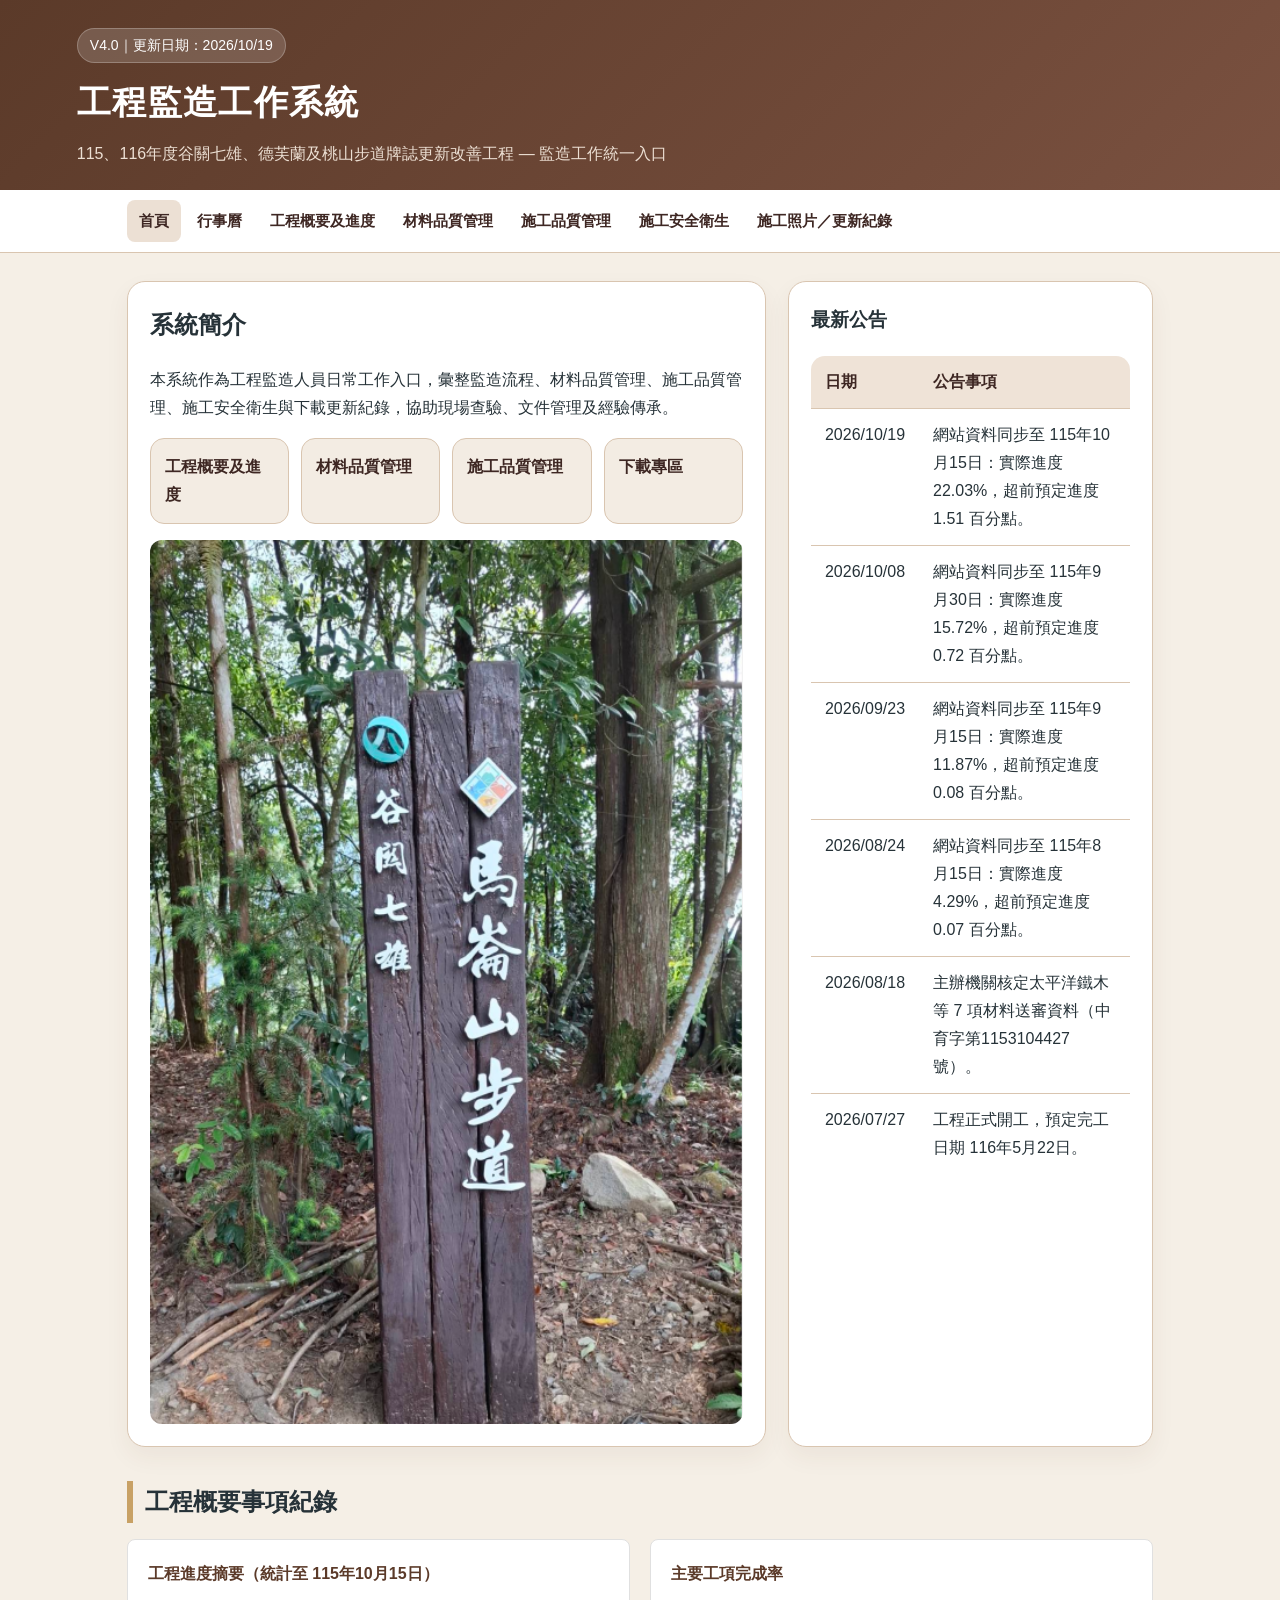
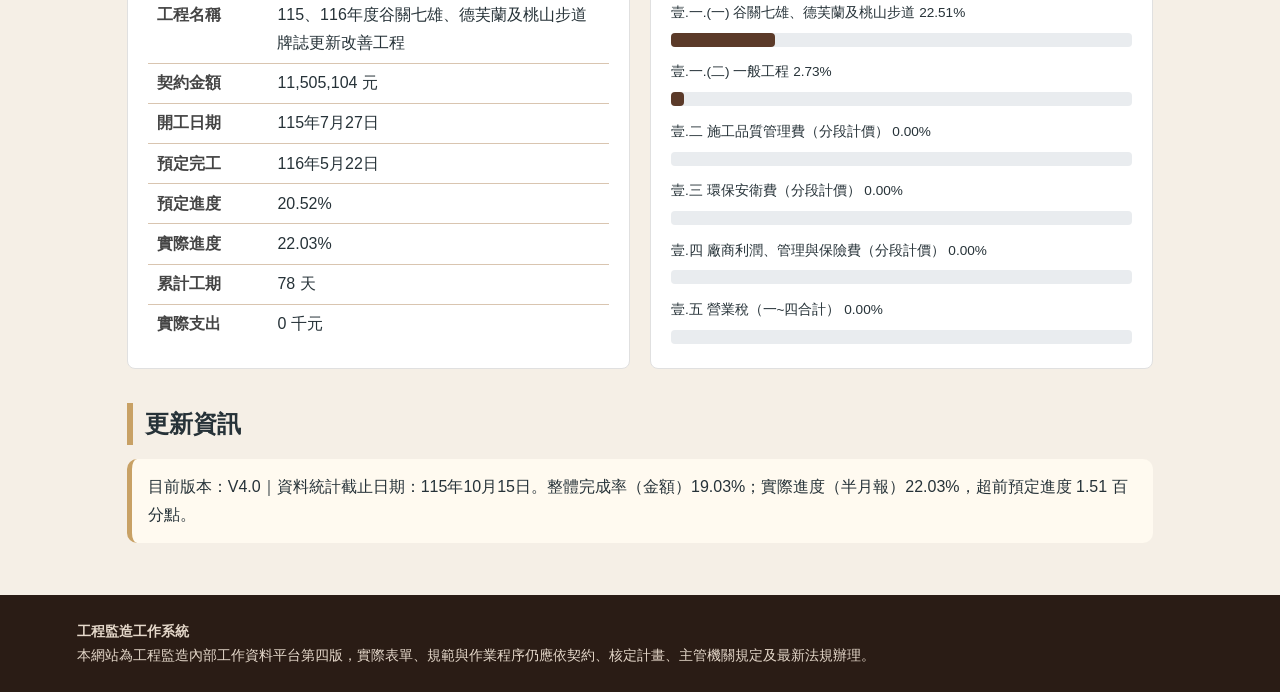
<file: index.html>
<!DOCTYPE html>

<html lang="zh-Hant-TW">
<head>
<meta charset="utf-8"/>
<meta content="width=device-width, initial-scale=1" name="viewport"/>
<title>首頁｜工程監造工作系統</title>
<link href="assets/css/style.css" rel="stylesheet"/>
<style>
    .calendar-section { margin: 2rem 0; }
    .calendar-table th { background: #5b3a29; color: #fff; position:sticky; top:0; }
    .calendar-table td { padding: 0.5rem 0.75rem; vertical-align: top; }
    .event-tag { display:inline-block; padding:2px 8px; border-radius:12px; font-size:0.78rem; font-weight:600; margin-right:4px; white-space:nowrap; }
    .tag-qc { background:#e7d8c6; color:#5b3a29; }
    .tag-progress { background:#cce5ff; color:#004085; }
    .tag-inspect { background:#fff3cd; color:#856404; }
    .tag-inspect-work { background:#ff8f00; color:#fff; border:2px solid #e65100; font-weight:700; padding:3px 10px; box-shadow:0 1px 3px rgba(230,81,0,0.25); }
    .tag-schedule { background:#f8d7da; color:#721c24; }
    .tag-selfcheck { background:#e2d9f3; color:#3d1f7c; }
    .tag-mat-sample { background:#d1ecf1; color:#0c5460; }
    .tag-mat-entry { background:#bee5eb; color:#0c5460; }
    .tag-nonconform { background:#f5c6cb; color:#721c24; }
    .tag-oversight { background:#ffe0b2; color:#5d4037; }
    .tag-safety { background:#e7d8c6; color:#5b3a29; }
    .tag-general { background:#e9ecef; color:#495057; }
    .summary-grid { display:grid; grid-template-columns:repeat(auto-fit,minmax(280px,1fr)); gap:1.25rem; margin:1rem 0; }
    .summary-card { background:#fff; border:1px solid #e0e0e0; border-radius:8px; padding:1.25rem; }
    .summary-card h4 { margin:0 0 0.5rem; color:#5b3a29; font-size:1rem; }
    .progress-bar-wrap { background:#e9ecef; border-radius:4px; height:14px; margin:4px 0; }
    .progress-bar-fill { background:#5b3a29; height:100%; border-radius:4px; }
    .kv-table td { padding:0.35rem 0.6rem; }
    .kv-table td:first-child { font-weight:600; color:#444; width:120px; }
    .calendar-wrap { max-height:600px; overflow-y:auto; border:1px solid #d9c5b0; border-radius:6px; }
    .filter-bar { display:flex; gap:0.5rem; flex-wrap:wrap; margin:0.5rem 0 1rem; font-size:0.85rem; }
    .filter-bar .fchip { background:#f3ece3; border:1px solid #d9c5b0; padding:4px 10px; border-radius:12px; }
    .filter-bar .fchip strong { color:#5b3a29; }
    .calendar-table th.date-col { min-width:110px; white-space:nowrap; }
    .calendar-table th.cal-status-col, .calendar-table td.cal-status-col { min-width:80px; white-space:nowrap; text-align:center; }
    .calendar-table .tag { white-space:nowrap; }
  </style>
</head>
<body>
<header>
<div class="header-inner">
<div class="badge">V4.0｜更新日期：2026/10/19</div>
<h1>工程監造工作系統</h1>
<p class="subtitle">115、116年度谷關七雄、德芙蘭及桃山步道牌誌更新改善工程 — 監造工作統一入口</p>
</div>
</header>
<nav>
<div class="nav-inner">
<a href="index.html">首頁</a>
<a href="calendar.html">行事曆</a>
<a href="workflow.html">工程概要及進度</a>
<a href="quality.html">材料品質管理</a>
<a href="construction-quality.html">施工品質管理</a>
<a href="safety.html">施工安全衛生</a>
<a href="downloads.html">施工照片／更新紀錄</a>
</div>
</nav>
<main>
<section class="hero">
<div class="card">
<h2>系統簡介</h2>
<p>本系統作為工程監造人員日常工作入口，彙整監造流程、材料品質管理、施工品質管理、施工安全衛生與下載更新紀錄，協助現場查驗、文件管理及經驗傳承。</p>
<div class="quick-links">
<a href="workflow.html">工程概要及進度</a>
<a href="quality.html">材料品質管理</a>
<a href="construction-quality.html">施工品質管理</a>
<a href="downloads.html">下載專區</a>
</div>
<img alt="谷關七雄馬崙山步道現場照片" src="assets/img/1.png" style="width:100%; height:auto; margin-top:16px; border-radius:12px; display:block;"/>
</div>
<div class="card">
<h3>最新公告</h3>
<table>
<tr><th>日期</th><th>公告事項</th></tr>
<tr><td>2026/10/19</td><td>網站資料同步至 115年10月15日：實際進度 22.03%，超前預定進度 1.51 百分點。</td></tr>
<tr><td>2026/10/08</td><td>網站資料同步至 115年9月30日：實際進度 15.72%，超前預定進度 0.72 百分點。</td></tr>
<tr><td>2026/09/23</td><td>網站資料同步至 115年9月15日：實際進度 11.87%，超前預定進度 0.08 百分點。</td></tr>
<tr><td>2026/08/24</td><td>網站資料同步至 115年8月15日：實際進度 4.29%，超前預定進度 0.07 百分點。</td></tr>
<tr><td>2026/08/18</td><td>主辦機關核定太平洋鐵木等 7 項材料送審資料（中育字第1153104427號）。</td></tr>
<tr><td>2026/07/27</td><td>工程正式開工，預定完工日期 116年5月22日。</td></tr>
</table>
</div>
</section>
<h2 class="section-title">工程概要事項紀錄</h2>
<div class="summary-grid">
<div class="summary-card">
<h4>工程進度摘要（統計至 115年10月15日）</h4>
<table class="kv-table">
<tr><td>工程名稱</td><td>115、116年度谷關七雄、德芙蘭及桃山步道牌誌更新改善工程</td></tr>
<tr><td>契約金額</td><td>11,505,104 元</td></tr>
<tr><td>開工日期</td><td>115年7月27日</td></tr>
<tr><td>預定完工</td><td>116年5月22日</td></tr>
<tr><td>預定進度</td><td>20.52%</td></tr>
<tr><td>實際進度</td><td>22.03%</td></tr>
<tr><td>累計工期</td><td>78 天</td></tr>
<tr><td>實際支出</td><td>0 千元</td></tr>
</table>
</div>
<div class="summary-card">
<h4>主要工項完成率</h4>
<p style="font-size:0.85rem; margin-bottom:8px;">壹.一.(一) 谷關七雄、德芙蘭及桃山步道 22.51%</p>
<div class="progress-bar-wrap"><div class="progress-bar-fill" style="width:22.51%"></div></div>
<p style="font-size:0.85rem; margin-bottom:8px;">壹.一.(二) 一般工程 2.73%</p>
<div class="progress-bar-wrap"><div class="progress-bar-fill" style="width:2.73%"></div></div>
<p style="font-size:0.85rem; margin-bottom:8px;">壹.二 施工品質管理費（分段計價） 0.00%</p>
<div class="progress-bar-wrap"><div class="progress-bar-fill" style="width:0%"></div></div>
<p style="font-size:0.85rem; margin-bottom:8px;">壹.三 環保安衛費（分段計價） 0.00%</p>
<div class="progress-bar-wrap"><div class="progress-bar-fill" style="width:0%"></div></div>
<p style="font-size:0.85rem; margin-bottom:8px;">壹.四 廠商利潤、管理與保險費（分段計價） 0.00%</p>
<div class="progress-bar-wrap"><div class="progress-bar-fill" style="width:0%"></div></div>
<p style="font-size:0.85rem; margin-bottom:8px;">壹.五 營業稅（一~四合計） 0.00%</p>
<div class="progress-bar-wrap"><div class="progress-bar-fill" style="width:0%"></div></div>
</div>
</div>
<h2 class="section-title">更新資訊</h2>
<div class="notice">目前版本：V4.0｜資料統計截止日期：115年10月15日。整體完成率（金額）19.03%；實際進度（半月報）22.03%，超前預定進度 1.51 百分點。</div>
</main>
<footer>
<div class="footer-inner">
<strong>工程監造工作系統</strong><br/>
    本網站為工程監造內部工作資料平台第四版，實際表單、規範與作業程序仍應依契約、核定計畫、主管機關規定及最新法規辦理。
  </div>
</footer>
<script src="assets/js/app.js"></script>
</body>
</html>
</file>
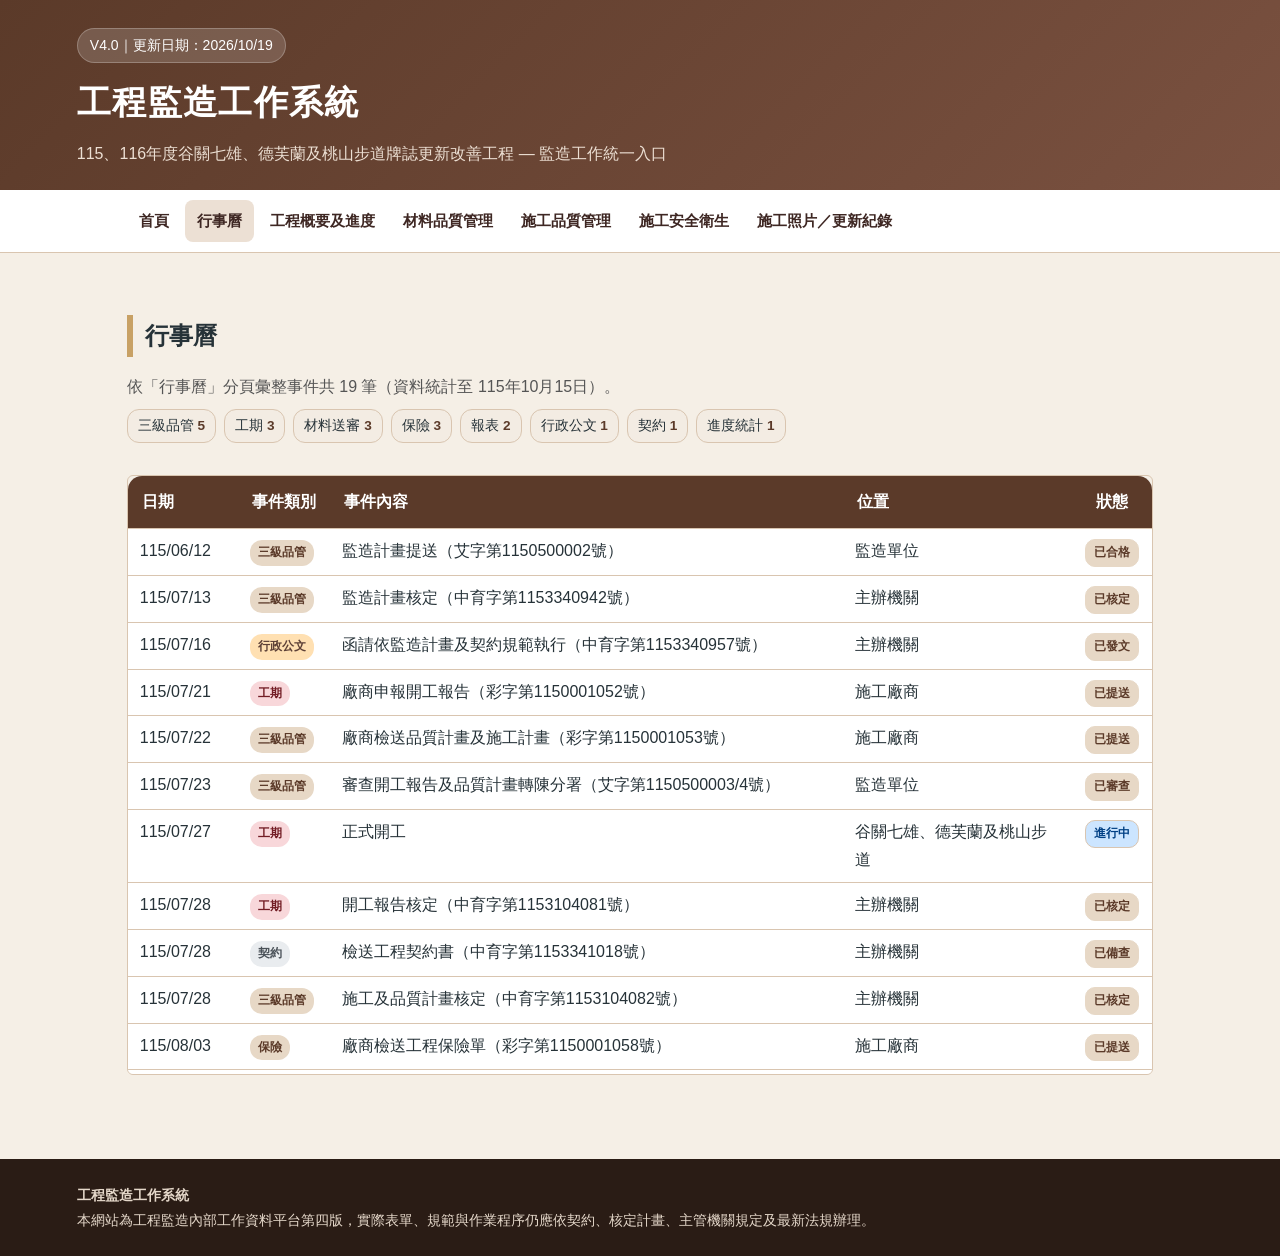
<file: calendar.html>
<!DOCTYPE html>

<html lang="zh-Hant-TW">
<head>
<meta charset="utf-8"/>
<meta content="width=device-width, initial-scale=1" name="viewport"/>
<title>行事曆｜工程監造工作系統</title>
<link href="assets/css/style.css" rel="stylesheet"/>
<style>
    .calendar-section { margin: 2rem 0; }
    .calendar-table th { background: #5b3a29; color: #fff; position:sticky; top:0; }
    .calendar-table td { padding: 0.5rem 0.75rem; vertical-align: top; }
    .event-tag { display:inline-block; padding:2px 8px; border-radius:12px; font-size:0.78rem; font-weight:600; margin-right:4px; white-space:nowrap; }
    .tag-qc { background:#e7d8c6; color:#5b3a29; }
    .tag-progress { background:#cce5ff; color:#004085; }
    .tag-inspect { background:#fff3cd; color:#856404; }
    .tag-inspect-work { background:#ff8f00; color:#fff; border:2px solid #e65100; font-weight:700; padding:3px 10px; box-shadow:0 1px 3px rgba(230,81,0,0.25); }
    .tag-schedule { background:#f8d7da; color:#721c24; }
    .tag-selfcheck { background:#e2d9f3; color:#3d1f7c; }
    .tag-mat-sample { background:#d1ecf1; color:#0c5460; }
    .tag-mat-entry { background:#bee5eb; color:#0c5460; }
    .tag-nonconform { background:#f5c6cb; color:#721c24; }
    .tag-oversight { background:#ffe0b2; color:#5d4037; }
    .tag-safety { background:#e7d8c6; color:#5b3a29; }
    .tag-general { background:#e9ecef; color:#495057; }
    .tag.ok { background:#e7d8c6; color:#5b3a29; padding:2px 8px; border-radius:10px; font-size:0.78rem; font-weight:600; }
    .tag.warn { background:#fff3cd; color:#856404; padding:2px 8px; border-radius:10px; font-size:0.78rem; font-weight:600; }
    .tag.info { background:#cce5ff; color:#004085; padding:2px 8px; border-radius:10px; font-size:0.78rem; font-weight:600; }
    .calendar-wrap { max-height:600px; overflow-y:auto; border:1px solid #d9c5b0; border-radius:6px; }
    .filter-bar { display:flex; gap:0.5rem; flex-wrap:wrap; margin:0.5rem 0 1rem; font-size:0.85rem; }
    .filter-bar .fchip { background:#f3ece3; border:1px solid #d9c5b0; padding:4px 10px; border-radius:12px; }
    .filter-bar .fchip strong { color:#5b3a29; }
    .calendar-table th.date-col { min-width:110px; white-space:nowrap; }
    .calendar-table th.cal-status-col, .calendar-table td.cal-status-col { min-width:80px; white-space:nowrap; text-align:center; }
    .calendar-table .tag { white-space:nowrap; }
  </style>
</head>
<body>
<header>
<div class="header-inner">
<div class="badge">V4.0｜更新日期：2026/10/19</div>
<h1>工程監造工作系統</h1>
<p class="subtitle">115、116年度谷關七雄、德芙蘭及桃山步道牌誌更新改善工程 — 監造工作統一入口</p>
</div>
</header>
<nav>
<div class="nav-inner">
<a href="index.html">首頁</a>
<a href="calendar.html">行事曆</a>
<a href="workflow.html">工程概要及進度</a>
<a href="quality.html">材料品質管理</a>
<a href="construction-quality.html">施工品質管理</a>
<a href="safety.html">施工安全衛生</a>
<a href="downloads.html">施工照片／更新紀錄</a>
</div>
</nav>
<main>
<h2 class="section-title">行事曆</h2>
<p style="color:#555; margin-bottom:0.5rem;">依「行事曆」分頁彙整事件共 19 筆（資料統計至 115年10月15日）。</p>
<div class="filter-bar">
<span class="fchip">三級品管 <strong>5</strong></span>
<span class="fchip">工期 <strong>3</strong></span>
<span class="fchip">材料送審 <strong>3</strong></span>
<span class="fchip">保險 <strong>3</strong></span>
<span class="fchip">報表 <strong>2</strong></span>
<span class="fchip">行政公文 <strong>1</strong></span>
<span class="fchip">契約 <strong>1</strong></span>
<span class="fchip">進度統計 <strong>1</strong></span>
</div>
<div class="calendar-section">
<div class="calendar-wrap">
<table class="calendar-table">
<thead>
<tr><th class="date-col">日期</th><th>事件類別</th><th>事件內容</th><th>位置</th><th class="cal-status-col">狀態</th></tr>
</thead>
<tbody>
<tr><td>115/06/12</td><td><span class="event-tag tag-qc">三級品管</span></td><td>監造計畫提送（艾字第1150500002號）</td><td>監造單位</td><td class="cal-status-col"><span class="tag ok">已合格</span></td></tr>
<tr><td>115/07/13</td><td><span class="event-tag tag-qc">三級品管</span></td><td>監造計畫核定（中育字第1153340942號）</td><td>主辦機關</td><td class="cal-status-col"><span class="tag ok">已核定</span></td></tr>
<tr><td>115/07/16</td><td><span class="event-tag tag-oversight">行政公文</span></td><td>函請依監造計畫及契約規範執行（中育字第1153340957號）</td><td>主辦機關</td><td class="cal-status-col"><span class="tag ok">已發文</span></td></tr>
<tr><td>115/07/21</td><td><span class="event-tag tag-schedule">工期</span></td><td>廠商申報開工報告（彩字第1150001052號）</td><td>施工廠商</td><td class="cal-status-col"><span class="tag ok">已提送</span></td></tr>
<tr><td>115/07/22</td><td><span class="event-tag tag-qc">三級品管</span></td><td>廠商檢送品質計畫及施工計畫（彩字第1150001053號）</td><td>施工廠商</td><td class="cal-status-col"><span class="tag ok">已提送</span></td></tr>
<tr><td>115/07/23</td><td><span class="event-tag tag-qc">三級品管</span></td><td>審查開工報告及品質計畫轉陳分署（艾字第1150500003/4號）</td><td>監造單位</td><td class="cal-status-col"><span class="tag ok">已審查</span></td></tr>
<tr><td>115/07/27</td><td><span class="event-tag tag-schedule">工期</span></td><td>正式開工</td><td>谷關七雄、德芙蘭及桃山步道</td><td class="cal-status-col"><span class="tag info">進行中</span></td></tr>
<tr><td>115/07/28</td><td><span class="event-tag tag-schedule">工期</span></td><td>開工報告核定（中育字第1153104081號）</td><td>主辦機關</td><td class="cal-status-col"><span class="tag ok">已核定</span></td></tr>
<tr><td>115/07/28</td><td><span class="event-tag tag-general">契約</span></td><td>檢送工程契約書（中育字第1153341018號）</td><td>主辦機關</td><td class="cal-status-col"><span class="tag ok">已備查</span></td></tr>
<tr><td>115/07/28</td><td><span class="event-tag tag-qc">三級品管</span></td><td>施工及品質計畫核定（中育字第1153104082號）</td><td>主辦機關</td><td class="cal-status-col"><span class="tag ok">已核定</span></td></tr>
<tr><td>115/08/03</td><td><span class="event-tag tag-safety">保險</span></td><td>廠商檢送工程保險單（彩字第1150001058號）</td><td>施工廠商</td><td class="cal-status-col"><span class="tag ok">已提送</span></td></tr>
<tr><td>115/08/03</td><td><span class="event-tag tag-progress">報表</span></td><td>提送115.7下半月工程半月報及監造報表（艾字第1150500005號）</td><td>監造單位</td><td class="cal-status-col"><span class="tag ok">已提送</span></td></tr>
<tr><td>115/08/04</td><td><span class="event-tag tag-progress">報表</span></td><td>同意備查115.7下半月工程報表及監造報表（中育字第1153104257號）</td><td>主辦機關</td><td class="cal-status-col"><span class="tag ok">已備查</span></td></tr>
<tr><td>115/08/07</td><td><span class="event-tag tag-mat-entry">材料送審</span></td><td>廠商檢送太平洋鐵木等材料送審資料（彩字第1150001059號）</td><td>施工廠商</td><td class="cal-status-col"><span class="tag ok">已提送</span></td></tr>
<tr><td>115/08/07</td><td><span class="event-tag tag-safety">保險</span></td><td>審轉工程保險單（艾字第1150500006號）</td><td>監造單位</td><td class="cal-status-col"><span class="tag ok">已審查</span></td></tr>
<tr><td>115/08/10</td><td><span class="event-tag tag-mat-entry">材料送審</span></td><td>審查材料送審符合規定轉陳分署（艾字第1150500007號）</td><td>監造單位</td><td class="cal-status-col"><span class="tag ok">已審查</span></td></tr>
<tr><td>115/08/13</td><td><span class="event-tag tag-safety">保險</span></td><td>工程保險單審查無誤同意核備（中育字第1153104366號）</td><td>主辦機關</td><td class="cal-status-col"><span class="tag ok">已核備</span></td></tr>
<tr><td>115/08/15</td><td><span class="event-tag tag-inspect">進度統計</span></td><td>監造報表統計日（第19天，預定4.22%，實際4.29%）</td><td>工地現場</td><td class="cal-status-col"><span class="tag ok">已統計</span></td></tr>
<tr><td>115/08/18</td><td><span class="event-tag tag-mat-entry">材料送審</span></td><td>准予核定太平洋鐵木等材料送審資料（中育字第1153104427號）</td><td>主辦機關</td><td class="cal-status-col"><span class="tag ok">已核定</span></td></tr>
</tbody>
</table>
</div>
</div>
</main>
<footer>
<div class="footer-inner">
<strong>工程監造工作系統</strong><br/>
    本網站為工程監造內部工作資料平台第四版，實際表單、規範與作業程序仍應依契約、核定計畫、主管機關規定及最新法規辦理。
  </div>
</footer>
<script src="assets/js/app.js"></script>
</body>
</html>
</file>
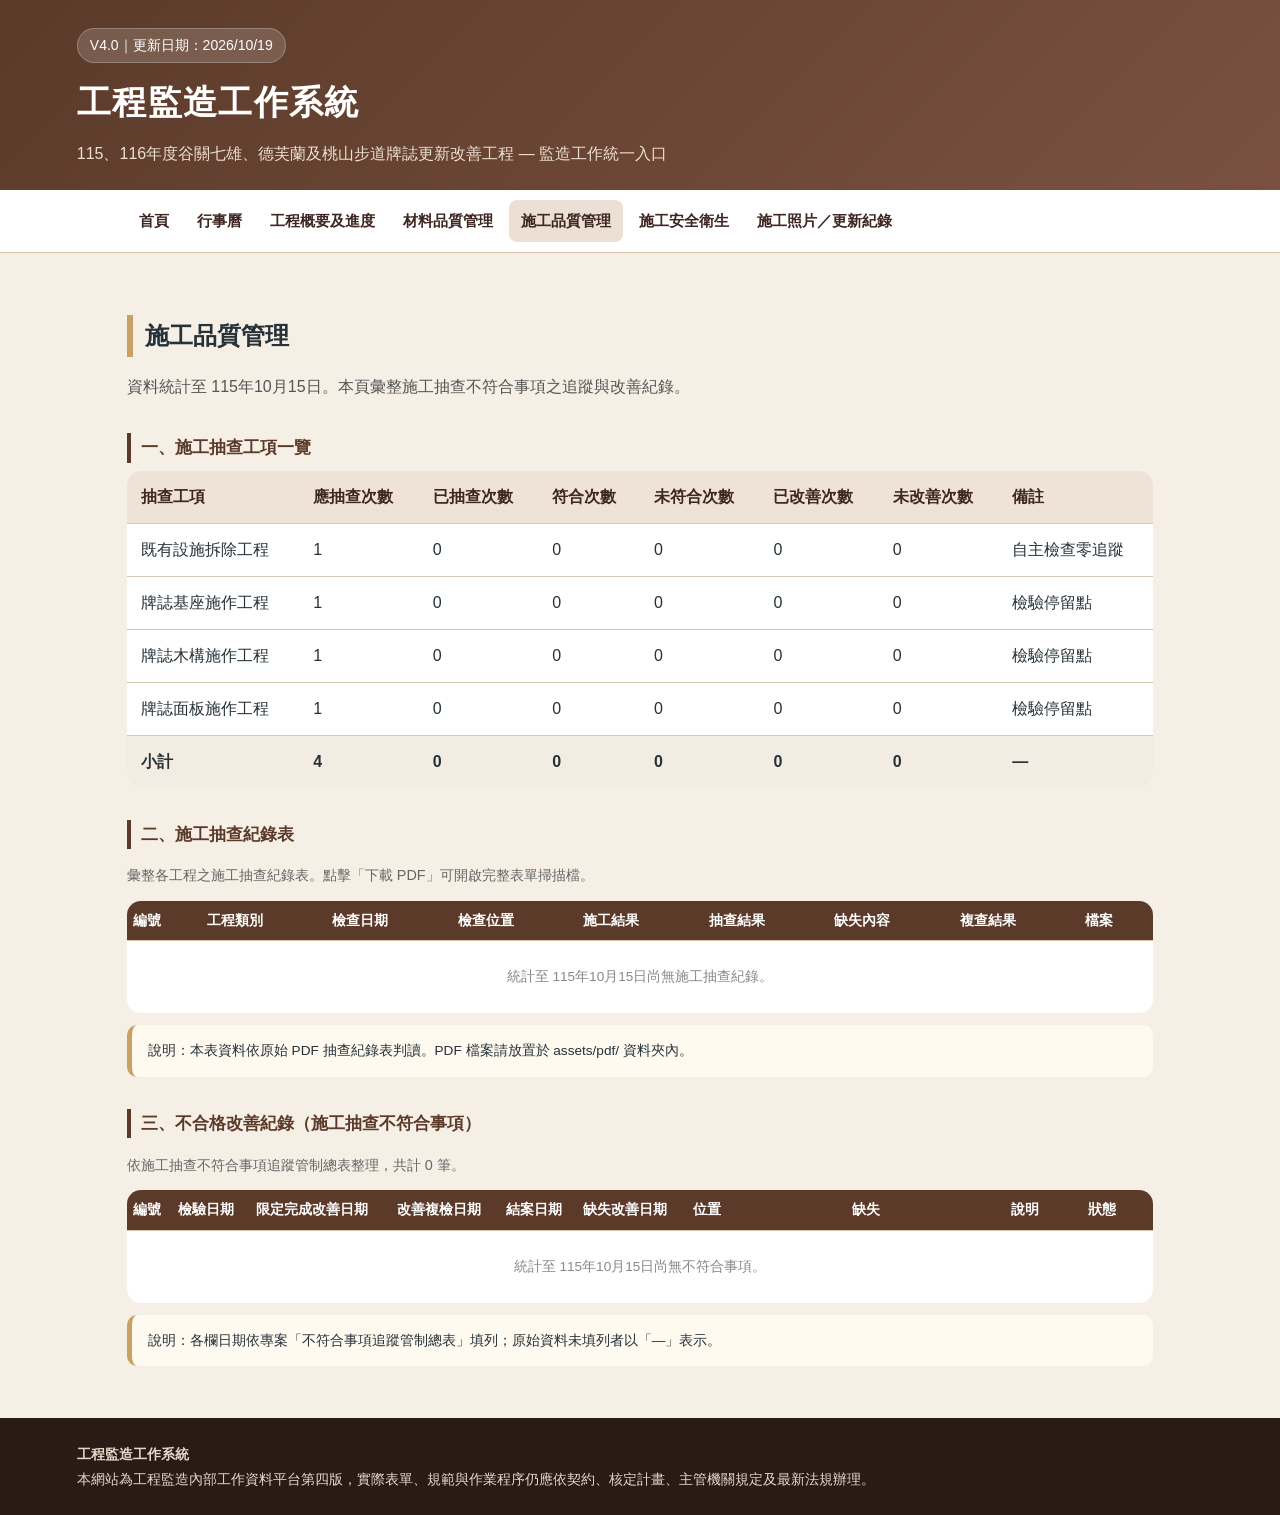
<file: construction-quality.html>
<!DOCTYPE html>

<html lang="zh-Hant-TW">
<head>
<meta charset="utf-8"/>
<meta content="width=device-width, initial-scale=1" name="viewport"/>
<title>施工品質管理｜工程監造工作系統</title>
<link href="assets/css/style.css" rel="stylesheet"/>
<style>
    .tag-improved { background:#e7d8c6; color:#5b3a29; padding:2px 8px; border-radius:10px; font-size:0.8rem; font-weight:600; white-space:nowrap; }
    .tag-pending { background:#fff3cd; color:#856404; padding:2px 8px; border-radius:10px; font-size:0.8rem; font-weight:600; white-space:nowrap; }
    .section-sub { font-size:1.05rem; color:#5b3a29; font-weight:700; margin:2rem 0 0.5rem; border-left:4px solid #5b3a29; padding-left:10px; }
    .nonconform-wrap { overflow-x:auto; }
    .nonconform-table { font-size:0.85rem; }
    .nonconform-table th { background:#5b3a29; color:#fff; white-space:nowrap; padding:8px 6px; }
    .nonconform-table td { padding:8px 6px; vertical-align:top; }
    .nonconform-table th.status-col, .nonconform-table td.status-col { min-width:90px; white-space:nowrap; text-align:center; }
    .nonconform-table td.desc-col { min-width:280px; font-size:0.82rem; line-height:1.5; }
    .nonconform-table td:nth-child(7), .nonconform-table th:nth-child(7),
    .nonconform-table td:nth-child(8), .nonconform-table th:nth-child(8) { white-space:nowrap; min-width:140px; }
    .record-wrap { overflow-x:auto; }
    .record-table { font-size:0.85rem; }
    .record-table th { background:#5b3a29; color:#fff; white-space:nowrap; padding:8px 6px; }
    .record-table td { padding:8px 6px; vertical-align:top; }
    .record-table td.rec-no { font-weight:600; color:#5b3a29; white-space:nowrap; }
    .pdf-link { display:inline-block; background:#c62828; color:#fff; padding:4px 10px; border-radius:6px; text-decoration:none; font-size:0.8rem; font-weight:600; white-space:nowrap; }
    .pdf-link:hover { background:#8e0000; }
  </style>
</head>
<body>
<header>
<div class="header-inner">
<div class="badge">V4.0｜更新日期：2026/10/19</div>
<h1>工程監造工作系統</h1>
<p class="subtitle">115、116年度谷關七雄、德芙蘭及桃山步道牌誌更新改善工程 — 監造工作統一入口</p>
</div>
</header>
<nav>
<div class="nav-inner">
<a href="index.html">首頁</a>
<a href="calendar.html">行事曆</a>
<a href="workflow.html">工程概要及進度</a>
<a href="quality.html">材料品質管理</a>
<a href="construction-quality.html">施工品質管理</a>
<a href="safety.html">施工安全衛生</a>
<a href="downloads.html">施工照片／更新紀錄</a>
</div>
</nav>
<main>
<h2 class="section-title">施工品質管理</h2>
<p style="color:#555; margin-bottom:1rem;">資料統計至 115年10月15日。本頁彙整施工抽查不符合事項之追蹤與改善紀錄。</p>
<div class="section-sub">一、施工抽查工項一覽</div>
<div style="overflow-x:auto;">
<table>
<thead>
<tr><th>抽查工項</th><th>應抽查次數</th><th>已抽查次數</th><th>符合次數</th><th>未符合次數</th><th>已改善次數</th><th>未改善次數</th><th>備註</th></tr>
</thead>
<tbody>
<tr><td>既有設施拆除工程</td><td>1</td><td>0</td><td>0</td><td>0</td><td>0</td><td>0</td><td>自主檢查零追蹤</td></tr>
<tr><td>牌誌基座施作工程</td><td>1</td><td>0</td><td>0</td><td>0</td><td>0</td><td>0</td><td>檢驗停留點</td></tr>
<tr><td>牌誌木構施作工程</td><td>1</td><td>0</td><td>0</td><td>0</td><td>0</td><td>0</td><td>檢驗停留點</td></tr>
<tr><td>牌誌面板施作工程</td><td>1</td><td>0</td><td>0</td><td>0</td><td>0</td><td>0</td><td>檢驗停留點</td></tr>
<tr style="background:#f3ece3; font-weight:700;"><td>小計</td><td>4</td><td>0</td><td>0</td><td>0</td><td>0</td><td>0</td><td>—</td></tr>
</tbody>
</table>
</div>
<div class="section-sub">二、施工抽查紀錄表</div>
<p style="color:#666; font-size:0.9rem; margin-bottom:0.75rem;">彙整各工程之施工抽查紀錄表。點擊「下載 PDF」可開啟完整表單掃描檔。</p>
<div class="record-wrap">
<table class="record-table">
<thead>
<tr>
<th>編號</th>
<th>工程類別</th>
<th>檢查日期</th>
<th>檢查位置</th>
<th>施工結果</th>
<th>抽查結果</th>
<th>缺失內容</th>
<th>複查結果</th>
<th>檔案</th>
</tr>
</thead>
<tbody>
<tr><td colspan="9" style="text-align:center; color:#888; padding:1.5rem;">統計至 115年10月15日尚無施工抽查紀錄。</td></tr>
</tbody>
</table>
</div>
<div class="notice" style="margin-top:0.75rem;font-size:0.85rem;">說明：本表資料依原始 PDF 抽查紀錄表判讀。PDF 檔案請放置於 assets/pdf/ 資料夾內。</div>
<div class="section-sub">三、不合格改善紀錄（施工抽查不符合事項）</div>
<p style="color:#666; font-size:0.9rem; margin-bottom:0.75rem;">依施工抽查不符合事項追蹤管制總表整理，共計 0 筆。</p>
<div class="nonconform-wrap">
<table class="nonconform-table">
<thead>
<tr>
<th>編號</th>
<th>檢驗日期</th>
<th>限定完成改善日期</th>
<th>改善複檢日期</th>
<th>結案日期</th>
<th>缺失改善日期</th>
<th>位置</th>
<th>缺失</th>
<th>說明</th>
<th class="status-col">狀態</th>
</tr>
</thead>
<tbody>
<tr><td colspan="10" style="text-align:center; color:#888; padding:1.5rem;">統計至 115年10月15日尚無不符合事項。</td></tr>
</tbody>
</table>
</div>
<div class="notice" style="margin-top:0.75rem;font-size:0.85rem;">說明：各欄日期依專案「不符合事項追蹤管制總表」填列；原始資料未填列者以「—」表示。</div>
</main>
<footer>
<div class="footer-inner">
<strong>工程監造工作系統</strong><br/>
    本網站為工程監造內部工作資料平台第四版，實際表單、規範與作業程序仍應依契約、核定計畫、主管機關規定及最新法規辦理。
  </div>
</footer>
<script src="assets/js/app.js"></script>
</body>
</html>
</file>
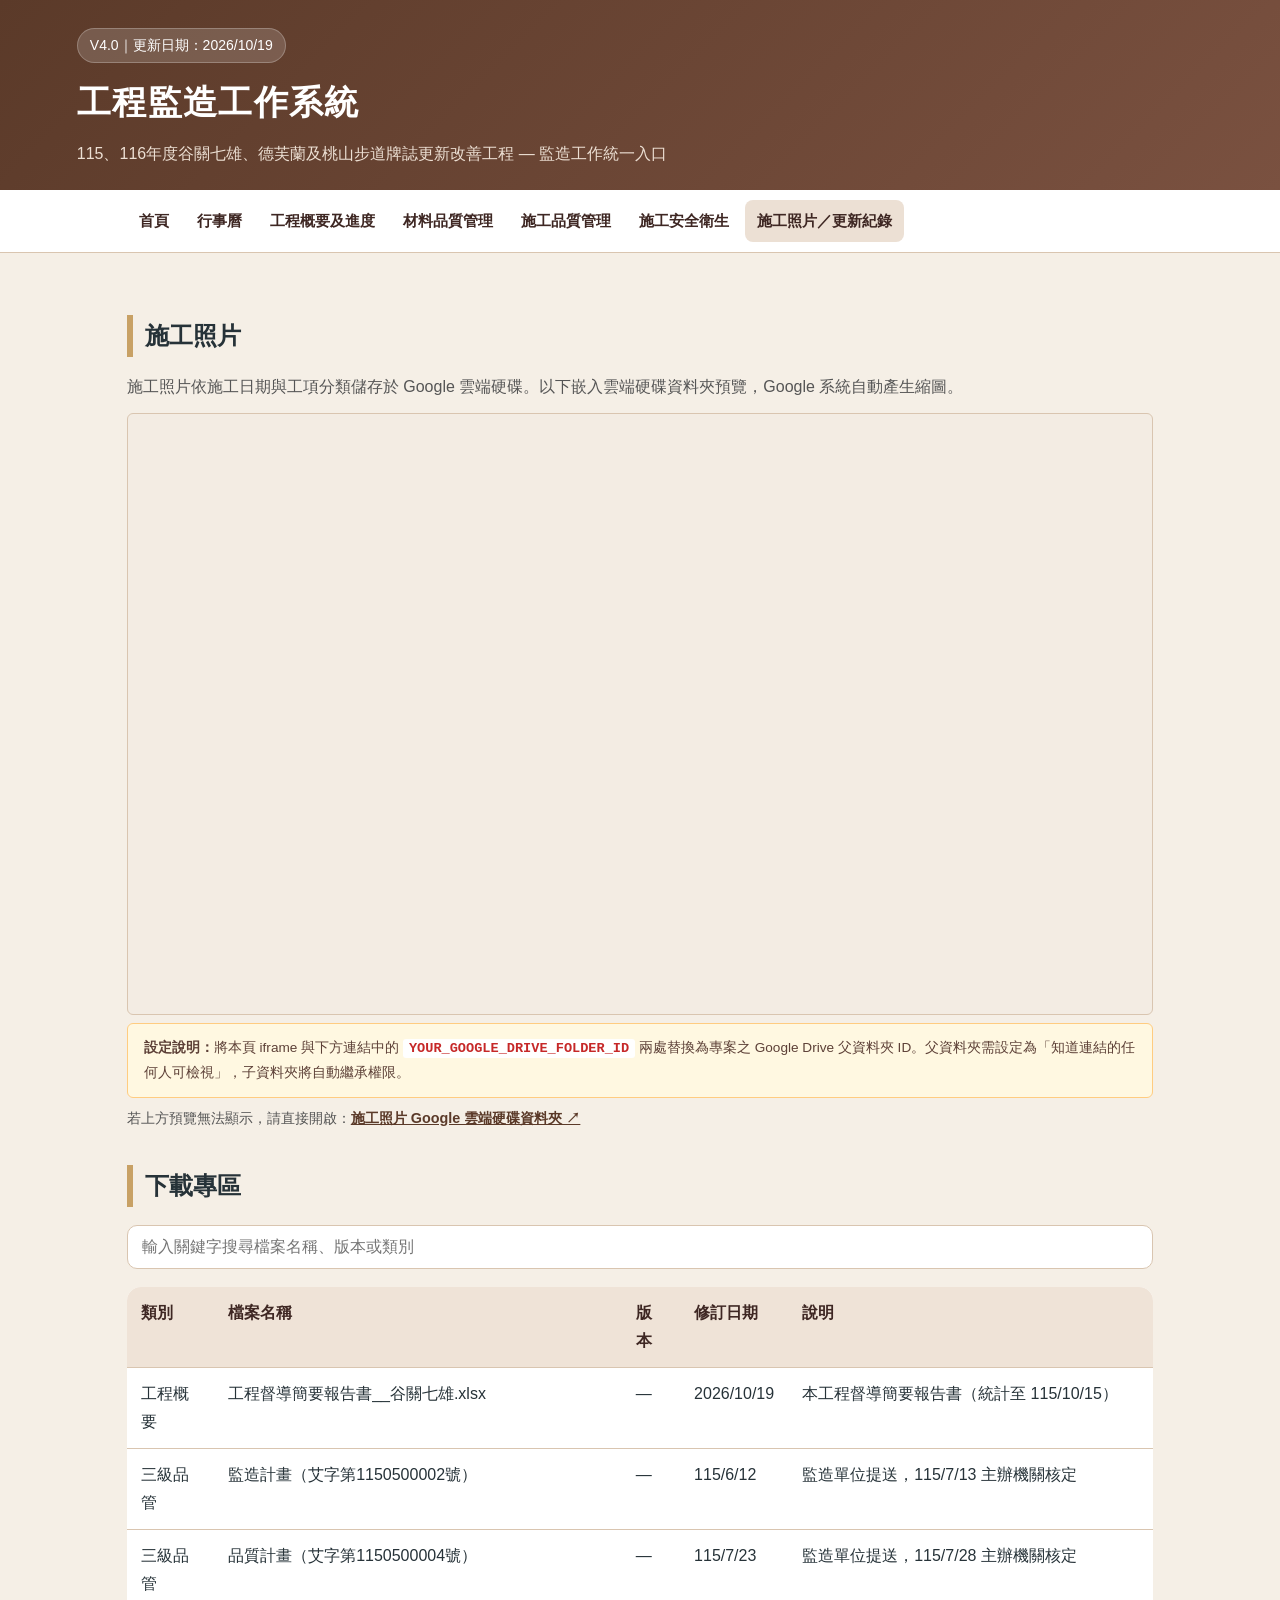
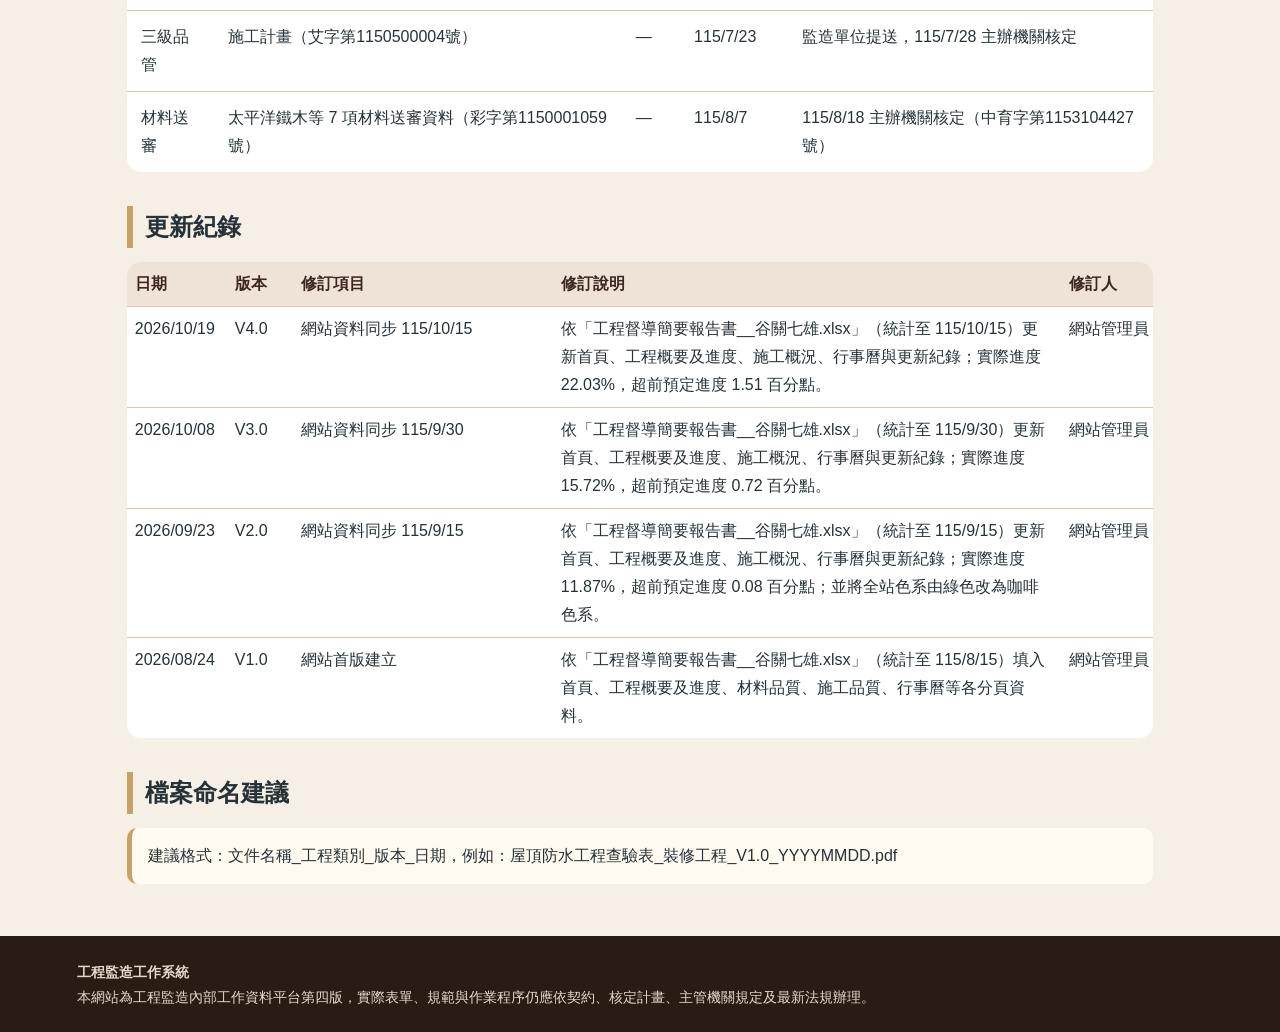
<file: downloads.html>
<!DOCTYPE html>

<html lang="zh-Hant-TW">
<head>
<meta charset="utf-8"/>
<meta content="width=device-width, initial-scale=1" name="viewport"/>
<title>施工照片／更新紀錄｜工程監造工作系統</title>
<link href="assets/css/style.css" rel="stylesheet"/>
<style>
    .photo-section { margin: 1rem 0 2rem; }
    .photo-embed-wrap { position: relative; width: 100%; margin-top: 0.75rem; border: 1px solid #d9c5b0; border-radius: 6px; overflow: hidden; background: #f3ece3; }
    .photo-embed-wrap iframe { width: 100%; height: 600px; border: 0; display: block; }
    .photo-fallback { margin-top: 0.5rem; font-size: 0.9rem; color: #555; }
    .photo-fallback a { color: #5b3a29; font-weight: 600; }
    @media (max-width: 640px) {
      .photo-embed-wrap iframe { height: 500px; }
    }
  </style>
</head>
<body>
<header>
<div class="header-inner">
<div class="badge">V4.0｜更新日期：2026/10/19</div>
<h1>工程監造工作系統</h1>
<p class="subtitle">115、116年度谷關七雄、德芙蘭及桃山步道牌誌更新改善工程 — 監造工作統一入口</p>
</div>
</header>
<nav>
<div class="nav-inner">
<a href="index.html">首頁</a>
<a href="calendar.html">行事曆</a>
<a href="workflow.html">工程概要及進度</a>
<a href="quality.html">材料品質管理</a>
<a href="construction-quality.html">施工品質管理</a>
<a href="safety.html">施工安全衛生</a>
<a href="downloads.html">施工照片／更新紀錄</a>
</div>
</nav>
<main>
<h2 class="section-title">施工照片</h2>
<div class="photo-section">
<p style="color:#555; margin-bottom:0.5rem;">施工照片依施工日期與工項分類儲存於 Google 雲端硬碟。以下嵌入雲端硬碟資料夾預覽，Google 系統自動產生縮圖。</p>
<div class="photo-embed-wrap">
<iframe allowfullscreen="" loading="lazy" src="https://drive.google.com/embeddedfolderview?id=YOUR_GOOGLE_DRIVE_FOLDER_ID#grid" title="施工照片 Google 雲端硬碟資料夾預覽"></iframe>
</div>
<div class="setup-note" style="background:#fff8e1;border:1px solid #ffcc80;border-radius:6px;padding:0.75rem 1rem;font-size:0.85rem;color:#5d4037;margin-top:0.5rem;"><b>設定說明：</b>將本頁 iframe 與下方連結中的 <code style="background:#fff;padding:2px 6px;border-radius:3px;color:#c62828;font-weight:600;">YOUR_GOOGLE_DRIVE_FOLDER_ID</code> 兩處替換為專案之 Google Drive 父資料夾 ID。父資料夾需設定為「知道連結的任何人可檢視」，子資料夾將自動繼承權限。</div>
  <p class="photo-fallback">若上方預覽無法顯示，請直接開啟：<a href="https://drive.google.com/drive/folders/YOUR_GOOGLE_DRIVE_FOLDER_ID?usp=sharing" rel="noopener" target="_blank">施工照片 Google 雲端硬碟資料夾 ↗</a></p>
</div>
<h2 class="section-title">下載專區</h2>
<div class="search-box"><input id="tableSearch" placeholder="輸入關鍵字搜尋檔案名稱、版本或類別"/></div>
<table>
<thead>
<tr><th>類別</th><th>檔案名稱</th><th>版本</th><th>修訂日期</th><th>說明</th></tr>
</thead>
<tbody>
<tr><td>工程概要</td><td>工程督導簡要報告書__谷關七雄.xlsx</td><td>—</td><td>2026/10/19</td><td>本工程督導簡要報告書（統計至 115/10/15）</td></tr>
<tr><td>三級品管</td><td>監造計畫（艾字第1150500002號）</td><td>—</td><td>115/6/12</td><td>監造單位提送，115/7/13 主辦機關核定</td></tr>
<tr><td>三級品管</td><td>品質計畫（艾字第1150500004號）</td><td>—</td><td>115/7/23</td><td>監造單位提送，115/7/28 主辦機關核定</td></tr>
<tr><td>三級品管</td><td>施工計畫（艾字第1150500004號）</td><td>—</td><td>115/7/23</td><td>監造單位提送，115/7/28 主辦機關核定</td></tr>
<tr><td>材料送審</td><td>太平洋鐵木等 7 項材料送審資料（彩字第1150001059號）</td><td>—</td><td>115/8/7</td><td>115/8/18 主辦機關核定（中育字第1153104427號）</td></tr>
</tbody>
</table>
<h2 class="section-title">更新紀錄</h2>
<style>
  .changelog-table { table-layout: fixed; width: 100%; border-collapse: collapse; }
  .changelog-table col.col-date { width: 100px; }
  .changelog-table col.col-ver  { width: 66px; }
  .changelog-table col.col-item { width: 260px; }
  .changelog-table col.col-desc { width: auto; }
  .changelog-table col.col-user { width: 92px; }
  .changelog-table th, .changelog-table td { vertical-align: top; padding: 8px; }
  .changelog-table th.col-date, .changelog-table td.col-date,
  .changelog-table th.col-ver,  .changelog-table td.col-ver,
  .changelog-table th.col-user, .changelog-table td.col-user {
    white-space: nowrap;
  }
  .changelog-table th.col-item { white-space: nowrap; }
  .changelog-table td.col-item { word-break: break-word; overflow-wrap: break-word; }
  .changelog-table td.col-desc { white-space: normal; word-break: break-word; }
</style>
<table class="changelog-table">
<colgroup>
<col class="col-date"/><col class="col-ver"/><col class="col-item"/><col class="col-desc"/><col class="col-user"/>
</colgroup>
<thead>
<tr><th class="col-date">日期</th><th class="col-ver">版本</th><th class="col-item">修訂項目</th><th class="col-desc">修訂說明</th><th class="col-user">修訂人</th></tr>
</thead>
<tbody>
<tr><td class="col-date">2026/10/19</td><td class="col-ver">V4.0</td><td class="col-item">網站資料同步 115/10/15</td><td class="col-desc">依「工程督導簡要報告書__谷關七雄.xlsx」（統計至 115/10/15）更新首頁、工程概要及進度、施工概況、行事曆與更新紀錄；實際進度 22.03%，超前預定進度 1.51 百分點。</td><td class="col-user">網站管理員</td></tr>
<tr><td class="col-date">2026/10/08</td><td class="col-ver">V3.0</td><td class="col-item">網站資料同步 115/9/30</td><td class="col-desc">依「工程督導簡要報告書__谷關七雄.xlsx」（統計至 115/9/30）更新首頁、工程概要及進度、施工概況、行事曆與更新紀錄；實際進度 15.72%，超前預定進度 0.72 百分點。</td><td class="col-user">網站管理員</td></tr>
<tr><td class="col-date">2026/09/23</td><td class="col-ver">V2.0</td><td class="col-item">網站資料同步 115/9/15</td><td class="col-desc">依「工程督導簡要報告書__谷關七雄.xlsx」（統計至 115/9/15）更新首頁、工程概要及進度、施工概況、行事曆與更新紀錄；實際進度 11.87%，超前預定進度 0.08 百分點；並將全站色系由綠色改為咖啡色系。</td><td class="col-user">網站管理員</td></tr>
<tr><td class="col-date">2026/08/24</td><td class="col-ver">V1.0</td><td class="col-item">網站首版建立</td><td class="col-desc">依「工程督導簡要報告書__谷關七雄.xlsx」（統計至 115/8/15）填入首頁、工程概要及進度、材料品質、施工品質、行事曆等各分頁資料。</td><td class="col-user">網站管理員</td></tr>
</tbody>
</table>
<h2 class="section-title">檔案命名建議</h2>
<div class="notice">建議格式：文件名稱_工程類別_版本_日期，例如：屋頂防水工程查驗表_裝修工程_V1.0_YYYYMMDD.pdf</div>
</main>
<footer>
<div class="footer-inner">
<strong>工程監造工作系統</strong><br/>
    本網站為工程監造內部工作資料平台第四版，實際表單、規範與作業程序仍應依契約、核定計畫、主管機關規定及最新法規辦理。
  </div>
</footer>
<script src="assets/js/app.js"></script>
</body>
</html>
</file>
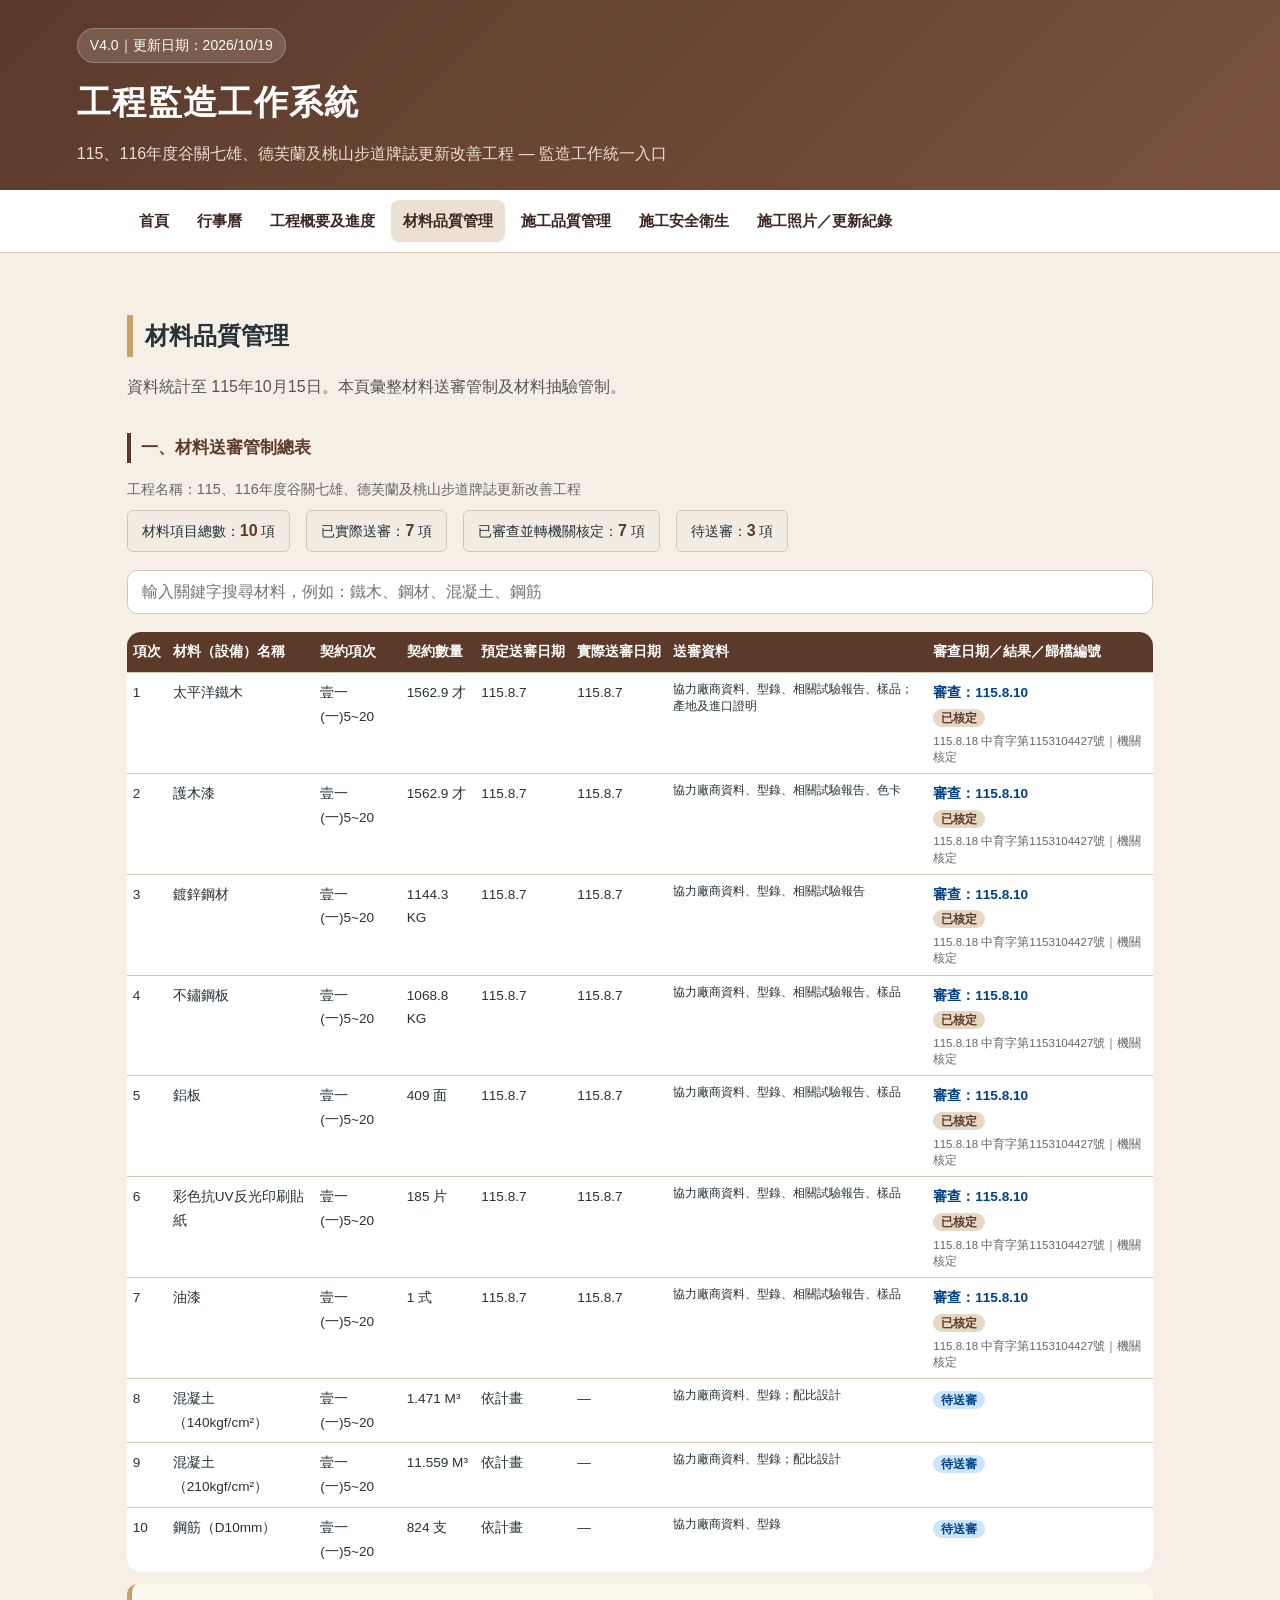
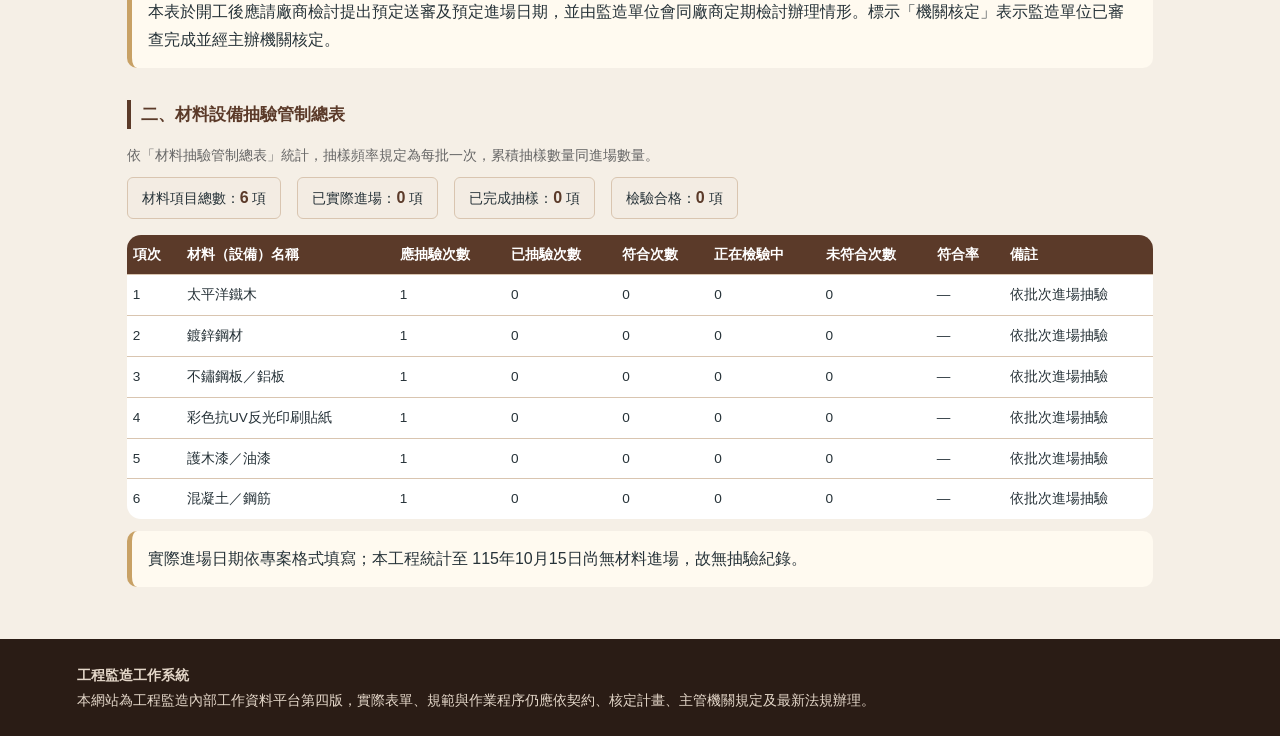
<file: quality.html>
<!DOCTYPE html>

<html lang="zh-Hant-TW">
<head>
<meta charset="utf-8"/>
<meta content="width=device-width, initial-scale=1" name="viewport"/>
<title>材料品質管理｜工程監造工作系統</title>
<link href="assets/css/style.css" rel="stylesheet"/>
<style>
    .tag-pass { background:#e7d8c6; color:#5b3a29; padding:2px 8px; border-radius:10px; font-size:0.78rem; font-weight:600; }
    .tag-na { background:#e9ecef; color:#888; padding:2px 8px; border-radius:10px; font-size:0.78rem; }
    .tag-plan { background:#cce5ff; color:#004085; padding:2px 8px; border-radius:10px; font-size:0.78rem; font-weight:600; }
    .tag-done { background:#e7d8c6; color:#5b3a29; padding:2px 8px; border-radius:10px; font-size:0.78rem; font-weight:600; }
    .section-sub { font-size:1.05rem; color:#5b3a29; font-weight:700; margin:2rem 0 0.5rem; border-left:4px solid #5b3a29; padding-left:10px; }
    .material-wrap { overflow-x:auto; }
    .material-table { font-size:0.85rem; }
    .material-table th { background:#5b3a29; color:#fff; white-space:nowrap; padding:8px 6px; }
    .material-table td { padding:8px 6px; vertical-align:top; }
    .material-table td.small-cell { font-size:0.78rem; line-height:1.4; }
    .review-cell .rev-date { font-weight:600; color:#004085; }
    .review-cell .rev-result { margin:2px 0; color:#5b3a29; font-weight:600; font-size:0.8rem; }
    .review-cell .rev-archive { font-size:0.72rem; color:#666; line-height:1.4; margin-top:3px; }
    .stats-strip { display:flex; gap:1rem; flex-wrap:wrap; margin:0.5rem 0 1rem; }
    .stat-pill { background:#f3ece3; border:1px solid #d9c5b0; border-radius:6px; padding:6px 14px; font-size:0.85rem; }
    .stat-pill strong { color:#5b3a29; font-size:1rem; }
  </style>
</head>
<body>
<header>
<div class="header-inner">
<div class="badge">V4.0｜更新日期：2026/10/19</div>
<h1>工程監造工作系統</h1>
<p class="subtitle">115、116年度谷關七雄、德芙蘭及桃山步道牌誌更新改善工程 — 監造工作統一入口</p>
</div>
</header>
<nav>
<div class="nav-inner">
<a href="index.html">首頁</a>
<a href="calendar.html">行事曆</a>
<a href="workflow.html">工程概要及進度</a>
<a href="quality.html">材料品質管理</a>
<a href="construction-quality.html">施工品質管理</a>
<a href="safety.html">施工安全衛生</a>
<a href="downloads.html">施工照片／更新紀錄</a>
</div>
</nav>
<main>
<h2 class="section-title">材料品質管理</h2>
<p style="color:#555; margin-bottom:1rem;">資料統計至 115年10月15日。本頁彙整材料送審管制及材料抽驗管制。</p>
<!-- 一、材料送審 -->
<div class="section-sub">一、材料送審管制總表</div>
<p style="color:#666; font-size:0.9rem; margin-bottom:0.5rem;">工程名稱：115、116年度谷關七雄、德芙蘭及桃山步道牌誌更新改善工程</p>
<div class="stats-strip">
<div class="stat-pill">材料項目總數：<strong>10</strong> 項</div>
<div class="stat-pill">已實際送審：<strong>7</strong> 項</div>
<div class="stat-pill">已審查並轉機關核定：<strong>7</strong> 項</div>
<div class="stat-pill">待送審：<strong>3</strong> 項</div>
</div>
<div class="search-box"><input id="tableSearch" placeholder="輸入關鍵字搜尋材料，例如：鐵木、鋼材、混凝土、鋼筋"/></div>
<div class="material-wrap">
<table class="material-table">
<thead>
<tr>
<th>項次</th>
<th>材料（設備）名稱</th>
<th>契約項次</th>
<th>契約數量</th>
<th>預定送審日期</th>
<th>實際送審日期</th>
<th>送審資料</th>
<th>審查日期／結果／歸檔編號</th>
</tr>
</thead>
<tbody>
<tr><td>1</td><td>太平洋鐵木</td><td>壹一(一)5~20</td><td>1562.9 才</td><td>115.8.7</td><td>115.8.7</td><td class="small-cell">協力廠商資料、型錄、相關試驗報告、樣品；產地及進口證明</td><td class="review-cell"><div class="rev-date">審查：115.8.10</div><div class="rev-result"><span class="tag-done">已核定</span></div><div class="rev-archive">115.8.18 中育字第1153104427號｜機關核定</div></td></tr>
<tr><td>2</td><td>護木漆</td><td>壹一(一)5~20</td><td>1562.9 才</td><td>115.8.7</td><td>115.8.7</td><td class="small-cell">協力廠商資料、型錄、相關試驗報告、色卡</td><td class="review-cell"><div class="rev-date">審查：115.8.10</div><div class="rev-result"><span class="tag-done">已核定</span></div><div class="rev-archive">115.8.18 中育字第1153104427號｜機關核定</div></td></tr>
<tr><td>3</td><td>鍍鋅鋼材</td><td>壹一(一)5~20</td><td>1144.3 KG</td><td>115.8.7</td><td>115.8.7</td><td class="small-cell">協力廠商資料、型錄、相關試驗報告</td><td class="review-cell"><div class="rev-date">審查：115.8.10</div><div class="rev-result"><span class="tag-done">已核定</span></div><div class="rev-archive">115.8.18 中育字第1153104427號｜機關核定</div></td></tr>
<tr><td>4</td><td>不鏽鋼板</td><td>壹一(一)5~20</td><td>1068.8 KG</td><td>115.8.7</td><td>115.8.7</td><td class="small-cell">協力廠商資料、型錄、相關試驗報告、樣品</td><td class="review-cell"><div class="rev-date">審查：115.8.10</div><div class="rev-result"><span class="tag-done">已核定</span></div><div class="rev-archive">115.8.18 中育字第1153104427號｜機關核定</div></td></tr>
<tr><td>5</td><td>鋁板</td><td>壹一(一)5~20</td><td>409 面</td><td>115.8.7</td><td>115.8.7</td><td class="small-cell">協力廠商資料、型錄、相關試驗報告、樣品</td><td class="review-cell"><div class="rev-date">審查：115.8.10</div><div class="rev-result"><span class="tag-done">已核定</span></div><div class="rev-archive">115.8.18 中育字第1153104427號｜機關核定</div></td></tr>
<tr><td>6</td><td>彩色抗UV反光印刷貼紙</td><td>壹一(一)5~20</td><td>185 片</td><td>115.8.7</td><td>115.8.7</td><td class="small-cell">協力廠商資料、型錄、相關試驗報告、樣品</td><td class="review-cell"><div class="rev-date">審查：115.8.10</div><div class="rev-result"><span class="tag-done">已核定</span></div><div class="rev-archive">115.8.18 中育字第1153104427號｜機關核定</div></td></tr>
<tr><td>7</td><td>油漆</td><td>壹一(一)5~20</td><td>1 式</td><td>115.8.7</td><td>115.8.7</td><td class="small-cell">協力廠商資料、型錄、相關試驗報告、樣品</td><td class="review-cell"><div class="rev-date">審查：115.8.10</div><div class="rev-result"><span class="tag-done">已核定</span></div><div class="rev-archive">115.8.18 中育字第1153104427號｜機關核定</div></td></tr>
<tr><td>8</td><td>混凝土（140kgf/cm²）</td><td>壹一(一)5~20</td><td>1.471 M³</td><td>依計畫</td><td>—</td><td class="small-cell">協力廠商資料、型錄；配比設計</td><td class="review-cell"><div class="rev-result"><span class="tag-plan">待送審</span></div></td></tr>
<tr><td>9</td><td>混凝土（210kgf/cm²）</td><td>壹一(一)5~20</td><td>11.559 M³</td><td>依計畫</td><td>—</td><td class="small-cell">協力廠商資料、型錄；配比設計</td><td class="review-cell"><div class="rev-result"><span class="tag-plan">待送審</span></div></td></tr>
<tr><td>10</td><td>鋼筋（D10mm）</td><td>壹一(一)5~20</td><td>824 支</td><td>依計畫</td><td>—</td><td class="small-cell">協力廠商資料、型錄</td><td class="review-cell"><div class="rev-result"><span class="tag-plan">待送審</span></div></td></tr>
</tbody>
</table>
</div>
<div class="notice" style="margin-top:0.75rem;">本表於開工後應請廠商檢討提出預定送審及預定進場日期，並由監造單位會同廠商定期檢討辦理情形。標示「機關核定」表示監造單位已審查完成並經主辦機關核定。</div>
<!-- 二、材料抽驗 -->
<div class="section-sub">二、材料設備抽驗管制總表</div>
<p style="color:#666; font-size:0.9rem; margin-bottom:0.5rem;">依「材料抽驗管制總表」統計，抽樣頻率規定為每批一次，累積抽樣數量同進場數量。</p>
<div class="stats-strip">
<div class="stat-pill">材料項目總數：<strong>6</strong> 項</div>
<div class="stat-pill">已實際進場：<strong>0</strong> 項</div>
<div class="stat-pill">已完成抽樣：<strong>0</strong> 項</div>
<div class="stat-pill">檢驗合格：<strong>0</strong> 項</div>
</div>
<div class="material-wrap">
<table class="material-table">
<thead>
<tr>
<th>項次</th>
<th>材料（設備）名稱</th>
<th>應抽驗次數</th>
<th>已抽驗次數</th>
<th>符合次數</th>
<th>正在檢驗中</th>
<th>未符合次數</th>
<th>符合率</th>
<th>備註</th>
</tr>
</thead>
<tbody>
<tr><td>1</td><td>太平洋鐵木</td><td>1</td><td>0</td><td>0</td><td>0</td><td>0</td><td>—</td><td>依批次進場抽驗</td></tr>
<tr><td>2</td><td>鍍鋅鋼材</td><td>1</td><td>0</td><td>0</td><td>0</td><td>0</td><td>—</td><td>依批次進場抽驗</td></tr>
<tr><td>3</td><td>不鏽鋼板／鋁板</td><td>1</td><td>0</td><td>0</td><td>0</td><td>0</td><td>—</td><td>依批次進場抽驗</td></tr>
<tr><td>4</td><td>彩色抗UV反光印刷貼紙</td><td>1</td><td>0</td><td>0</td><td>0</td><td>0</td><td>—</td><td>依批次進場抽驗</td></tr>
<tr><td>5</td><td>護木漆／油漆</td><td>1</td><td>0</td><td>0</td><td>0</td><td>0</td><td>—</td><td>依批次進場抽驗</td></tr>
<tr><td>6</td><td>混凝土／鋼筋</td><td>1</td><td>0</td><td>0</td><td>0</td><td>0</td><td>—</td><td>依批次進場抽驗</td></tr>
</tbody>
</table>
</div>
<div class="notice" style="margin-top:0.75rem;">實際進場日期依專案格式填寫；本工程統計至 115年10月15日尚無材料進場，故無抽驗紀錄。</div>
</main>
<footer>
<div class="footer-inner">
<strong>工程監造工作系統</strong><br/>
    本網站為工程監造內部工作資料平台第四版，實際表單、規範與作業程序仍應依契約、核定計畫、主管機關規定及最新法規辦理。
  </div>
</footer>
<script src="assets/js/app.js"></script>
</body>
</html>
</file>
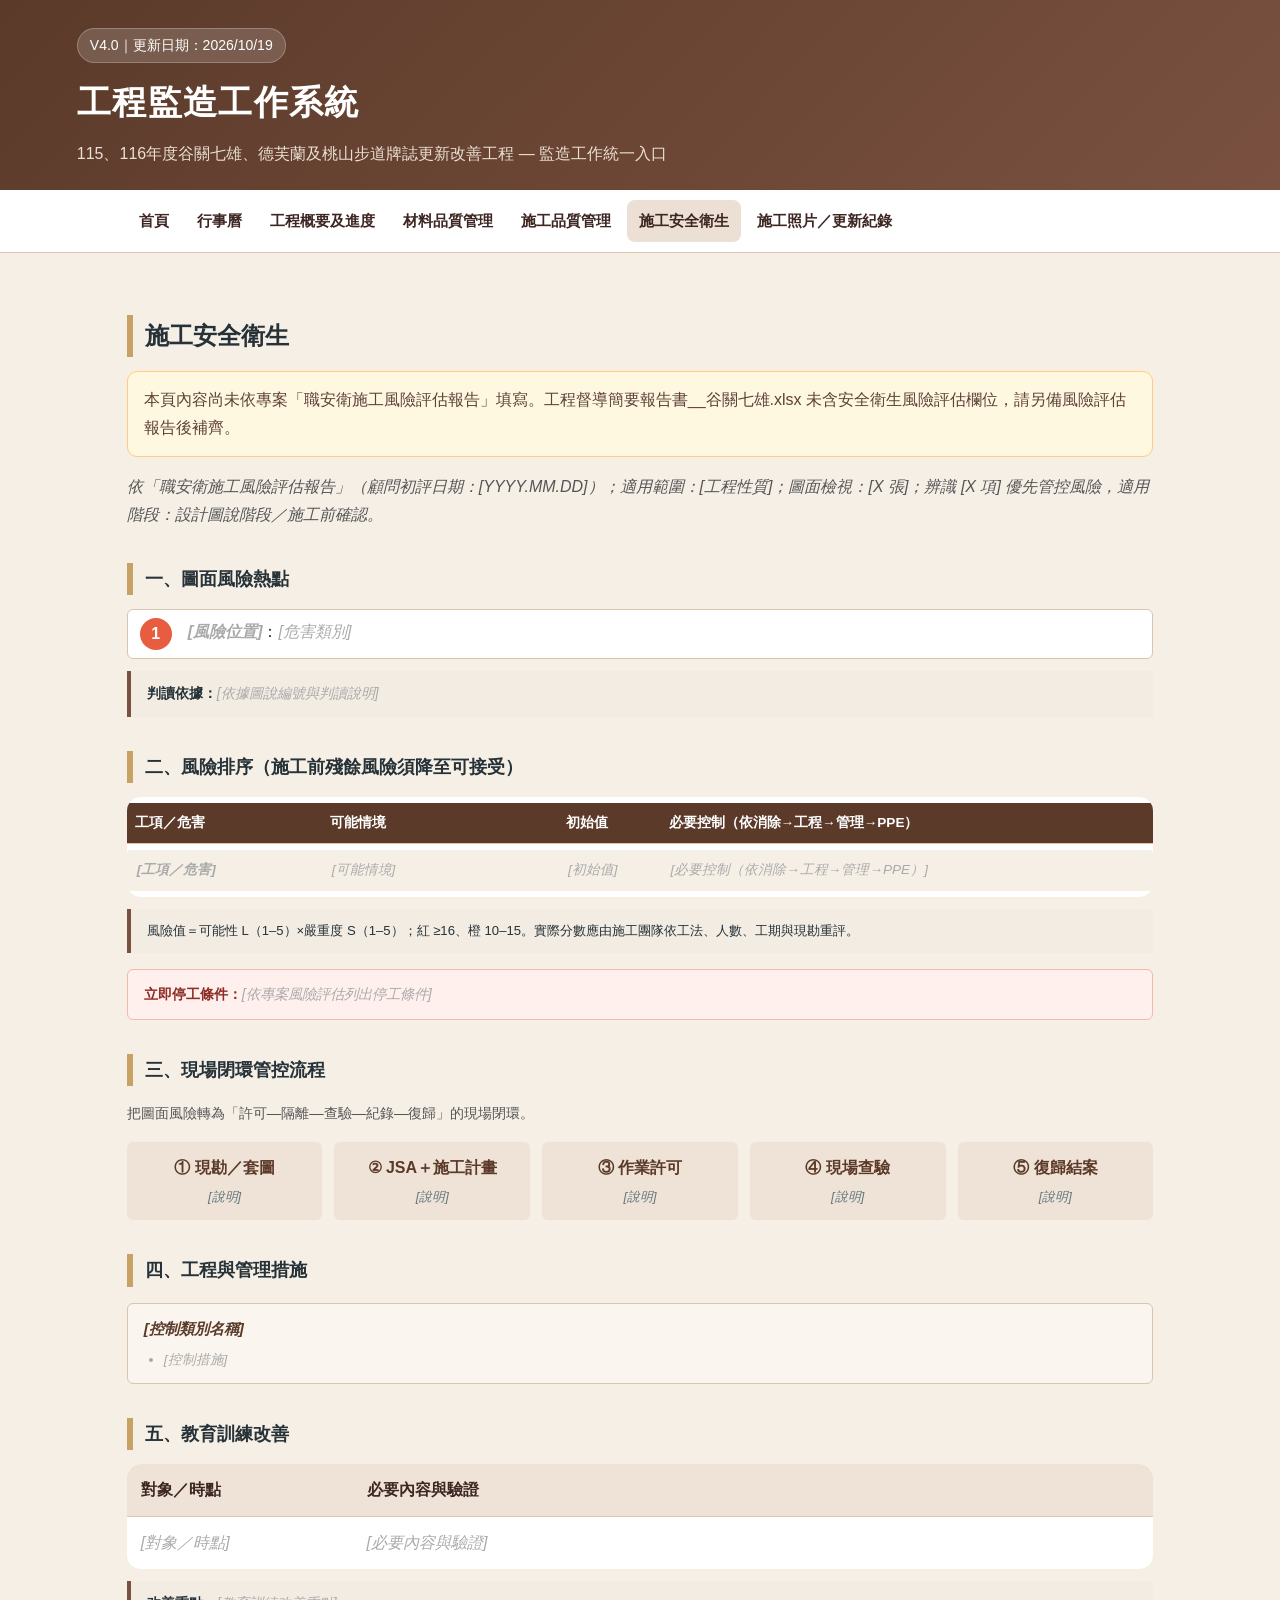
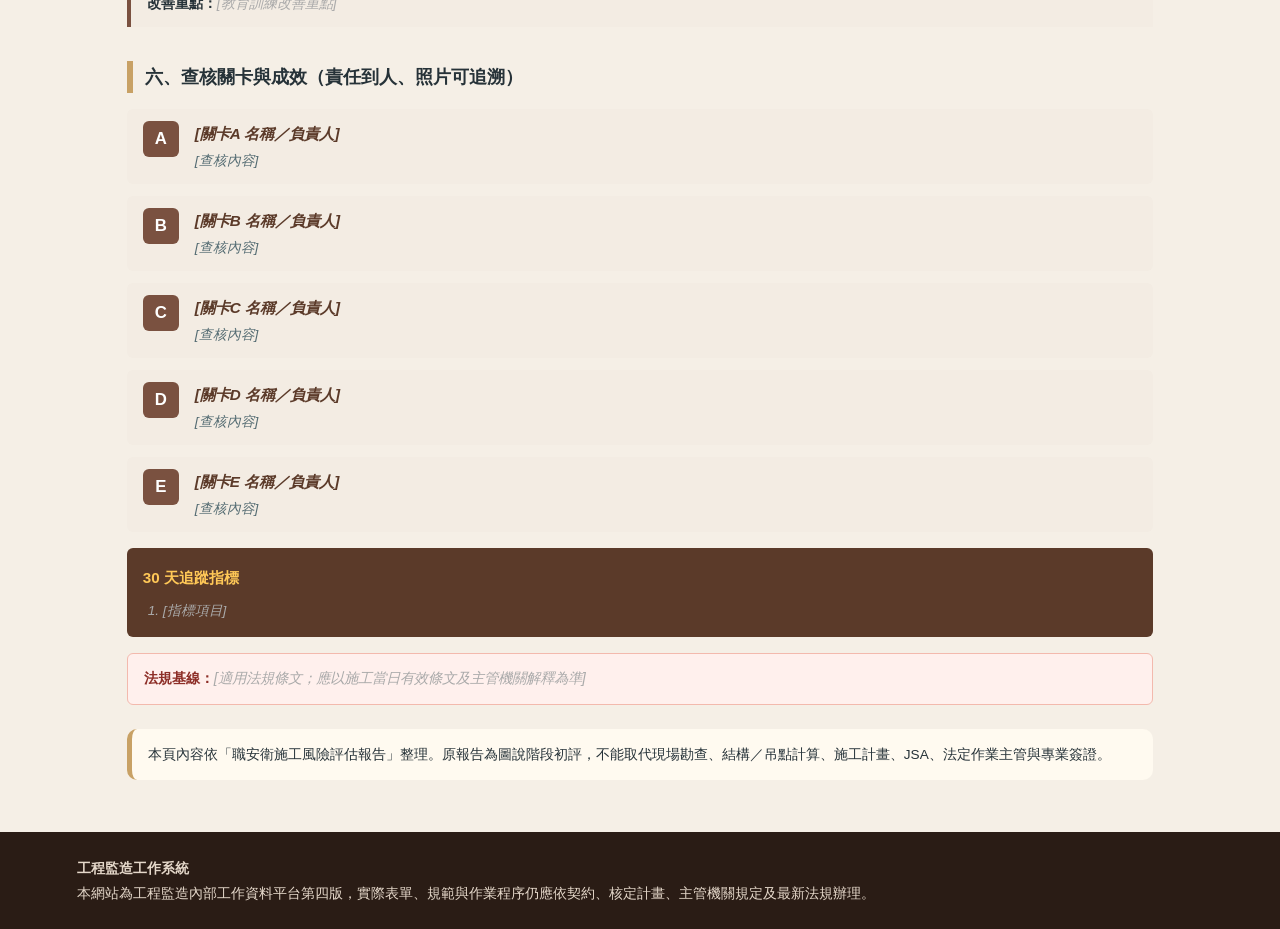
<file: safety.html>
<!DOCTYPE html>

<html lang="zh-Hant-TW">
<head>
<meta charset="utf-8"/>
<meta content="width=device-width, initial-scale=1" name="viewport"/>
<title>施工安全衛生｜工程監造工作系統</title>
<link href="assets/css/style.css" rel="stylesheet"/>
<style>
    .safety-tag { display:inline-block; padding:4px 10px; border-radius:12px; font-size:0.8rem; font-weight:700; color:#fff; }
    .tag-critical { background:#b72f32; }
    .tag-high { background:#e07835; }
    .tag-medium { background:#d4a62a; color:#253942; }
    .risk-card { background:#fff; border:1px solid #e0e0e0; border-radius:8px; padding:1.25rem; margin-bottom:1rem; }
    .risk-card h4 { margin:0 0 0.5rem; color:#5b3a29; font-size:1.05rem; display:flex; align-items:center; gap:0.5rem; }
    .stop-box { background:#fff0ed; border:1px solid #f3b9ad; border-radius:6px; padding:0.75rem 1rem; color:#8d2e27; font-size:0.9rem; margin:1rem 0; }
    .stop-box b { color:#8d2e27; }
    .flow-steps { display:grid; grid-template-columns:repeat(auto-fit,minmax(140px,1fr)); gap:0.75rem; margin:1rem 0; }
    .flow-step { background:#efe3d7; border-radius:6px; padding:0.75rem; text-align:center; position:relative; }
    .flow-step .step-title { font-weight:700; color:#5b3a29; margin-bottom:0.25rem; }
    .flow-step .step-note { font-size:0.8rem; color:#63777d; }
    .control-grid { display:grid; grid-template-columns:repeat(auto-fit,minmax(280px,1fr)); gap:1rem; margin:1rem 0; }
    .control-card { background:#faf6ef; border:1px solid #d9c5b0; border-radius:6px; padding:0.75rem 1rem; }
    .control-card .ctrl-title { font-weight:700; color:#5b3a29; margin-bottom:0.5rem; font-size:0.95rem; }
    .control-card ul { margin:0.25rem 0 0 1.25rem; padding:0; font-size:0.85rem; line-height:1.5; }
    .gate-list { display:grid; gap:0.75rem; margin:1rem 0; }
    .gate-row { display:grid; grid-template-columns:40px 1fr; gap:0.75rem; align-items:start; padding:0.75rem 1rem; background:#f3ece3; border-radius:6px; }
    .gate-badge { display:grid; place-items:center; width:36px; height:36px; border-radius:6px; background:#7a5140; color:#fff; font-size:1.05rem; font-weight:700; }
    .gate-content b { display:block; color:#5b3a29; font-size:0.95rem; }
    .gate-content span { display:block; margin-top:0.25rem; font-size:0.85rem; color:#526a71; line-height:1.5; }
    .kpi-box { background:#5b3a29; border-radius:6px; padding:1rem; color:#fff; margin:1rem 0; }
    .kpi-box b { color:#ffc857; font-size:0.95rem; }
    .kpi-box ol { margin:0.5rem 0 0 1.25rem; padding:0; font-size:0.85rem; line-height:1.6; }
    .pin-hotspot { display:grid; grid-template-columns:36px 1fr; gap:0.75rem; align-items:start; padding:0.5rem 0.75rem; background:#fff; border:1px solid #d9c5b0; border-radius:6px; margin-bottom:0.5rem; }
    .pin-marker { display:grid; place-items:center; width:32px; height:32px; border-radius:50%; background:#e85d3f; color:#fff; font-weight:700; }
    .scope-note { background:#f3ece3; border-left:4px solid #7a5140; padding:0.75rem 1rem; font-size:0.88rem; line-height:1.55; margin:0.75rem 0; }
    .accent { color:#e85d3f; font-weight:700; }
    .risk-table { width:100%; border-collapse:separate; border-spacing:0 6px; }
    .risk-table th { background:#5b3a29; color:#fff; padding:8px; font-size:0.85rem; text-align:left; }
    .risk-table td { background:#f5efe6; padding:10px; vertical-align:top; font-size:0.85rem; line-height:1.5; }
    .risk-table td:first-child { border-radius:4px 0 0 4px; font-weight:700; }
    .risk-table td:last-child { border-radius:0 4px 4px 0; }
  
    .placeholder { color:#aaa; font-style:italic; }
  </style>
</head>
<body>
<header>
<div class="header-inner">
<div class="badge">V4.0｜更新日期：2026/10/19</div>
<h1>工程監造工作系統</h1>
<p class="subtitle">115、116年度谷關七雄、德芙蘭及桃山步道牌誌更新改善工程 — 監造工作統一入口</p>
</div>
</header>
<nav>
<div class="nav-inner">
<a href="index.html">首頁</a>
<a href="calendar.html">行事曆</a>
<a href="workflow.html">工程概要及進度</a>
<a href="quality.html">材料品質管理</a>
<a href="construction-quality.html">施工品質管理</a>
<a href="safety.html">施工安全衛生</a>
<a href="downloads.html">施工照片／更新紀錄</a>
</div>
</nav>
<main>
<h2 class="section-title">施工安全衛生</h2>
<div class="notice" style="margin-bottom:1rem;background:#fff8e1;border:1px solid #ffcc80;color:#5d4037;">本頁內容尚未依專案「職安衛施工風險評估報告」填寫。工程督導簡要報告書__谷關七雄.xlsx 未含安全衛生風險評估欄位，請另備風險評估報告後補齊。</div>
<p class="placeholder" style="color:#555;">依「職安衛施工風險評估報告」（顧問初評日期：[YYYY.MM.DD]）；適用範圍：[工程性質]；圖面檢視：[X 張]；辨識 [X 項] 優先管控風險，適用階段：設計圖說階段／施工前確認。</p>
<!-- 一、圖面風險熱點 -->
<h3 class="section-title" style="font-size:1.15rem;">一、圖面風險熱點</h3>
<div class="pin-hotspot"><div class="pin-marker">1</div><div><b class="placeholder">[風險位置]</b>：<span class="placeholder">[危害類別]</span></div></div>





<div class="scope-note"><b>判讀依據：</b><span class="placeholder">[依據圖說編號與判讀說明]</span></div>
<!-- 二、風險排序 -->
<h3 class="section-title" style="font-size:1.15rem;">二、風險排序（施工前殘餘風險須降至可接受）</h3>
<table class="risk-table">
<thead>
<tr>
<th style="width:19%">工項／危害</th>
<th style="width:23%">可能情境</th>
<th style="width:10%">初始值</th>
<th>必要控制（依消除→工程→管理→PPE）</th>
</tr>
</thead>
<tbody><tr><td class="placeholder">[工項／危害]</td><td class="placeholder">[可能情境]</td><td class="placeholder">[初始值]</td><td class="placeholder">[必要控制（依消除→工程→管理→PPE）]</td></tr></tbody>
</table>
<div class="scope-note" style="font-size:0.82rem;">風險值＝可能性 L（1–5）×嚴重度 S（1–5）；紅 ≥16、橙 10–15。實際分數應由施工團隊依工法、人數、工期與現勘重評。</div>
<div class="stop-box"><b>立即停工條件：</b><span class="placeholder">[依專案風險評估列出停工條件]</span></div>
<!-- 三、管控流程 -->
<h3 class="section-title" style="font-size:1.15rem;">三、現場閉環管控流程</h3>
<p style="color:#555; font-size:0.9rem;">把圖面風險轉為「許可—隔離—查驗—紀錄—復歸」的現場閉環。</p>
<div class="flow-steps">
<div class="flow-step"><div class="step-title">① 現勘／套圖</div><div class="step-note placeholder">[說明]</div></div>
<div class="flow-step"><div class="step-title">② JSA＋施工計畫</div><div class="step-note placeholder">[說明]</div></div>
<div class="flow-step"><div class="step-title">③ 作業許可</div><div class="step-note placeholder">[說明]</div></div>
<div class="flow-step"><div class="step-title">④ 現場查驗</div><div class="step-note placeholder">[說明]</div></div>
<div class="flow-step"><div class="step-title">⑤ 復歸結案</div><div class="step-note placeholder">[說明]</div></div>
</div>
<!-- 四、工程與管理措施 -->
<h3 class="section-title" style="font-size:1.15rem;">四、工程與管理措施</h3>
<div class="control-grid">
<div class="control-card">
<div class="ctrl-title placeholder">[控制類別名稱]</div>
<ul><li class="placeholder">[控制措施]</li></ul>
</div>





</div>
<!-- 五、教育訓練 -->
<h3 class="section-title" style="font-size:1.15rem;">五、教育訓練改善</h3>
<table>
<thead>
<tr><th style="width:22%">對象／時點</th><th>必要內容與驗證</th></tr>
</thead>
<tbody><tr><td class="placeholder">[對象／時點]</td><td class="placeholder">[必要內容與驗證]</td></tr></tbody>
</table>
<div class="scope-note"><b>改善重點：</b><span class="placeholder">[教育訓練改善重點]</span></div>
<!-- 六、查核關卡 -->
<h3 class="section-title" style="font-size:1.15rem;">六、查核關卡與成效（責任到人、照片可追溯）</h3>
<div class="gate-list">
<div class="gate-row"><div class="gate-badge">A</div><div class="gate-content"><b class="placeholder">[關卡A 名稱／負責人]</b><span class="placeholder">[查核內容]</span></div></div>
<div class="gate-row"><div class="gate-badge">B</div><div class="gate-content"><b class="placeholder">[關卡B 名稱／負責人]</b><span class="placeholder">[查核內容]</span></div></div>
<div class="gate-row"><div class="gate-badge">C</div><div class="gate-content"><b class="placeholder">[關卡C 名稱／負責人]</b><span class="placeholder">[查核內容]</span></div></div>
<div class="gate-row"><div class="gate-badge">D</div><div class="gate-content"><b class="placeholder">[關卡D 名稱／負責人]</b><span class="placeholder">[查核內容]</span></div></div>
<div class="gate-row"><div class="gate-badge">E</div><div class="gate-content"><b class="placeholder">[關卡E 名稱／負責人]</b><span class="placeholder">[查核內容]</span></div></div>
</div>
<!-- 七、30 天追蹤指標 -->
<div class="kpi-box">
<b>30 天追蹤指標</b>
<ol><li class="placeholder">[指標項目]</li></ol>
</div>
<!-- 八、法規基線 -->
<div class="stop-box"><b>法規基線：</b><span class="placeholder">[適用法規條文；應以施工當日有效條文及主管機關解釋為準]</span></div>
<div class="notice" style="margin-top:1.5rem; font-size:0.85rem;">本頁內容依「職安衛施工風險評估報告」整理。原報告為圖說階段初評，不能取代現場勘查、結構／吊點計算、施工計畫、JSA、法定作業主管與專業簽證。</div>
</main>
<footer>
<div class="footer-inner">
<strong>工程監造工作系統</strong><br/>
    本網站為工程監造內部工作資料平台第四版，實際表單、規範與作業程序仍應依契約、核定計畫、主管機關規定及最新法規辦理。
  </div>
</footer>
<script src="assets/js/app.js"></script>
</body>
</html>
</file>
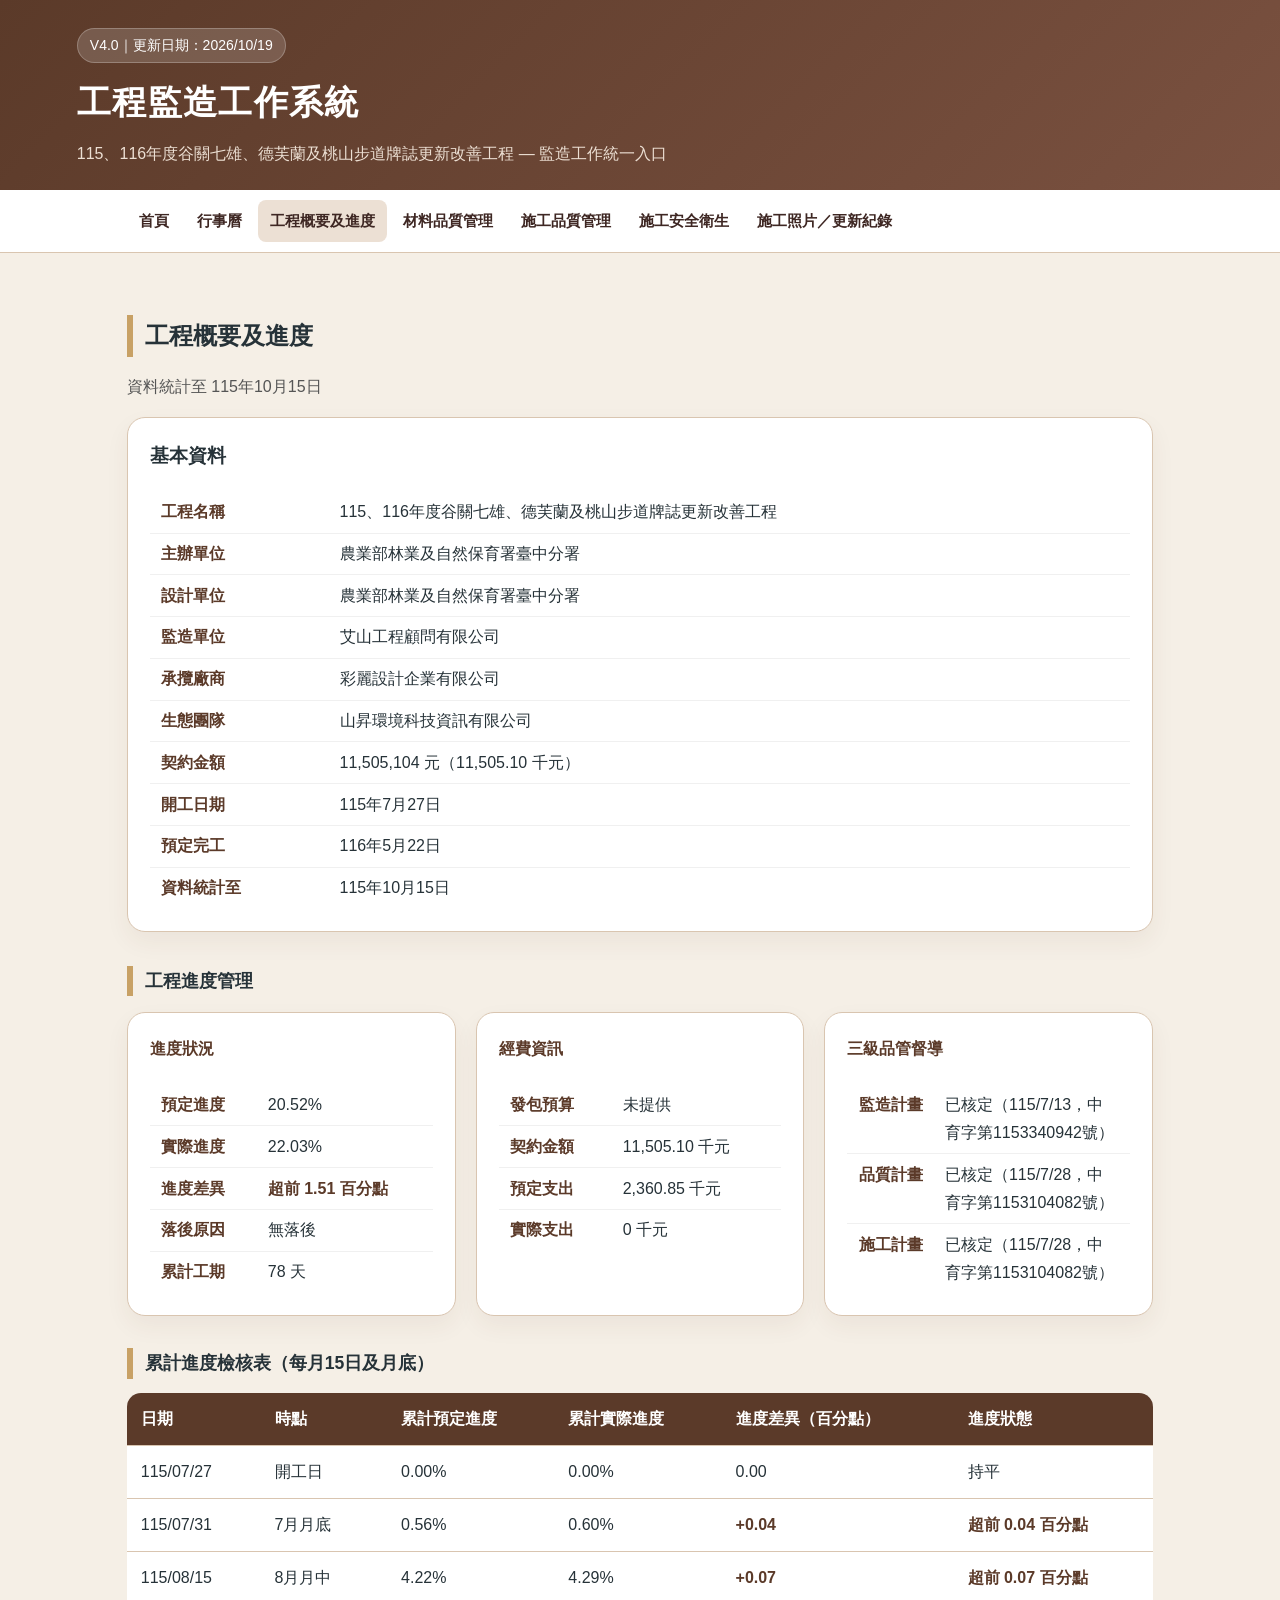
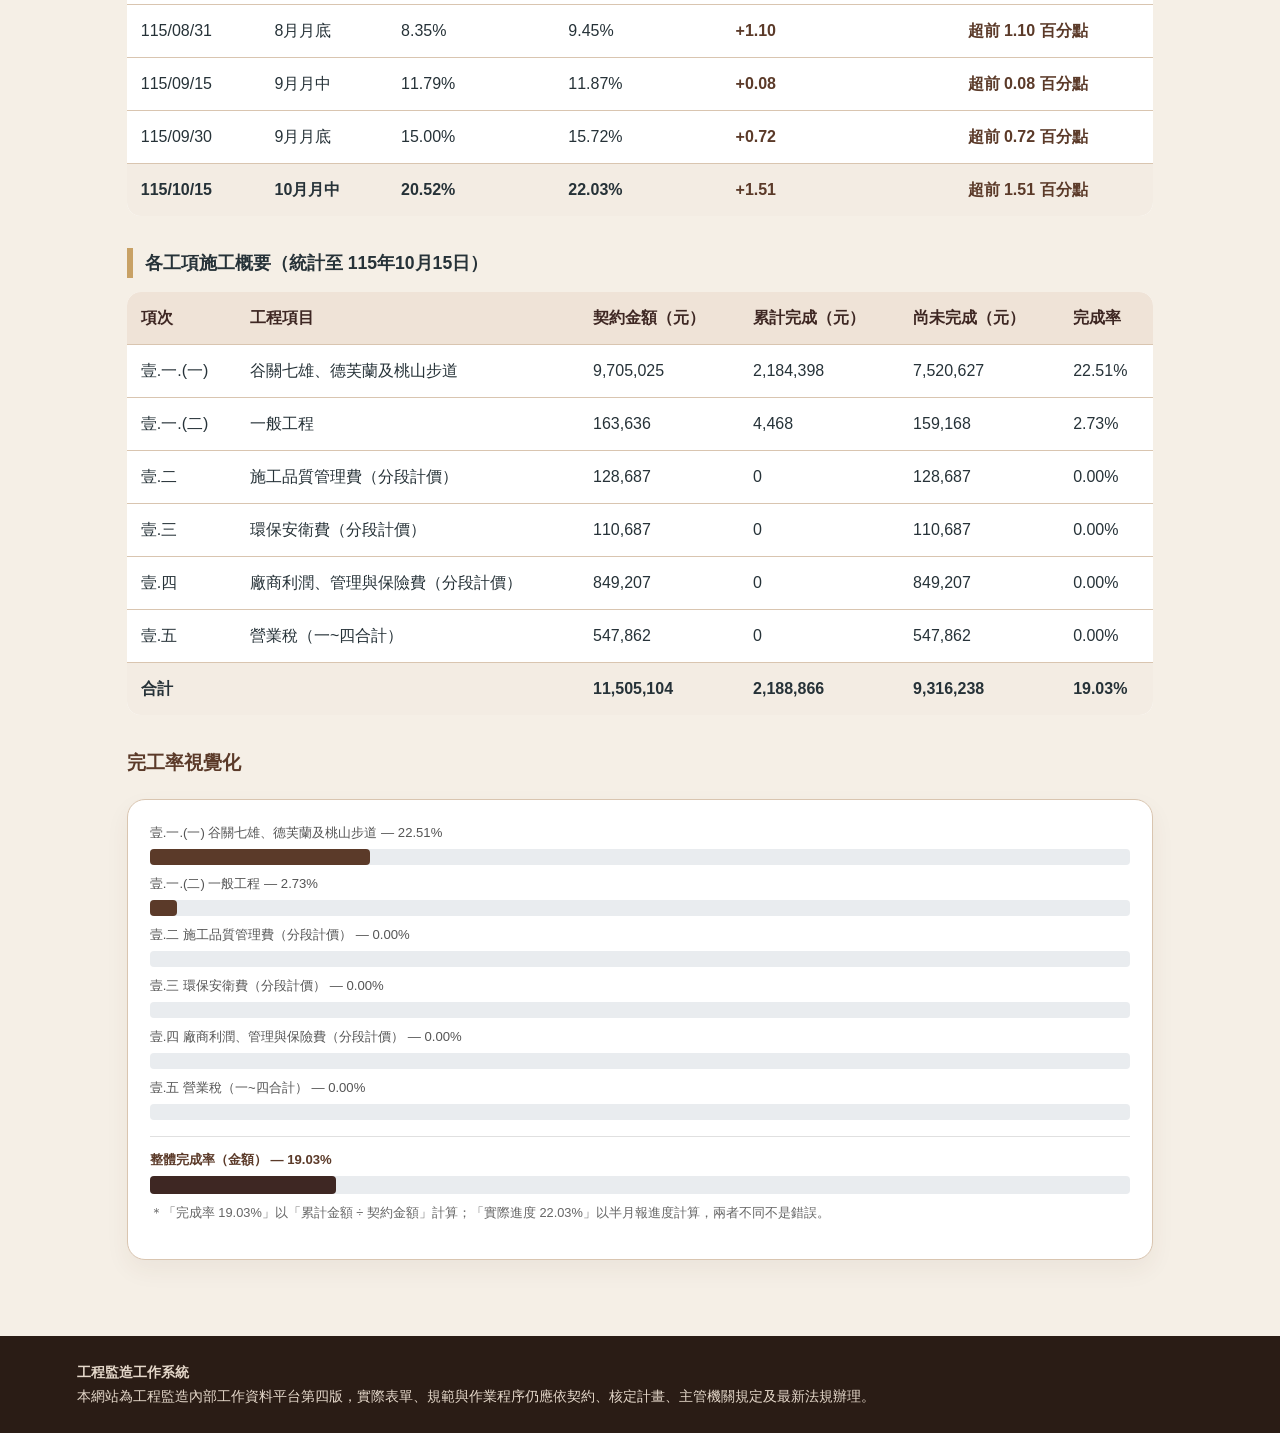
<file: workflow.html>
<!DOCTYPE html>

<html lang="zh-Hant-TW">
<head>
<meta charset="utf-8"/>
<meta content="width=device-width, initial-scale=1" name="viewport"/>
<title>工程概要及進度｜工程監造工作系統</title>
<link href="assets/css/style.css" rel="stylesheet"/>
<style>
    .progress-bar-wrap { background:#e9ecef; border-radius:4px; height:16px; margin:4px 0 8px; }
    .progress-bar-fill { background:#5b3a29; height:100%; border-radius:4px; }
    .progress-label { font-size:0.82rem; color:#555; margin-bottom:2px; }
    .kv-table td { padding:0.4rem 0.7rem; border-bottom:1px solid #f0f0f0; }
    .kv-table td:first-child { font-weight:600; color:#5b3a29; white-space:nowrap; }
    .status-ahead { color:#5b3a29; font-weight:700; }
    .grid-3 { display:grid; grid-template-columns:repeat(auto-fit,minmax(240px,1fr)); gap:1.25rem; margin:1rem 0; }
    .check-table th { background:#5b3a29; color:#fff; }
    .check-table td.ahead { color:#5b3a29; font-weight:600; }
  </style>
</head>
<body>
<header>
<div class="header-inner">
<div class="badge">V4.0｜更新日期：2026/10/19</div>
<h1>工程監造工作系統</h1>
<p class="subtitle">115、116年度谷關七雄、德芙蘭及桃山步道牌誌更新改善工程 — 監造工作統一入口</p>
</div>
</header>
<nav>
<div class="nav-inner">
<a href="index.html">首頁</a>
<a href="calendar.html">行事曆</a>
<a href="workflow.html">工程概要及進度</a>
<a href="quality.html">材料品質管理</a>
<a href="construction-quality.html">施工品質管理</a>
<a href="safety.html">施工安全衛生</a>
<a href="downloads.html">施工照片／更新紀錄</a>
</div>
</nav>
<main>
<h2 class="section-title">工程概要及進度</h2>
<p style="color:#555; margin-bottom:1rem;">資料統計至 115年10月15日</p>
<!-- 基本資料 -->
<div class="card" style="margin-bottom:1.5rem;">
<h3>基本資料</h3>
<table class="kv-table">
<tr><td>工程名稱</td><td>115、116年度谷關七雄、德芙蘭及桃山步道牌誌更新改善工程</td></tr>
<tr><td>主辦單位</td><td>農業部林業及自然保育署臺中分署</td></tr>
<tr><td>設計單位</td><td>農業部林業及自然保育署臺中分署</td></tr>
<tr><td>監造單位</td><td>艾山工程顧問有限公司</td></tr>
<tr><td>承攬廠商</td><td>彩麗設計企業有限公司</td></tr>
<tr><td>生態團隊</td><td>山昇環境科技資訊有限公司</td></tr>
<tr><td>契約金額</td><td>11,505,104 元（11,505.10 千元）</td></tr>
<tr><td>開工日期</td><td>115年7月27日</td></tr>
<tr><td>預定完工</td><td>116年5月22日</td></tr>
<tr><td>資料統計至</td><td>115年10月15日</td></tr>
</table>
</div>
<h3 class="section-title" style="font-size:1.1rem;">工程進度管理</h3>
<div class="grid-3">
<div class="card">
<h4 style="color:#5b3a29; margin-top:0;">進度狀況</h4>
<table class="kv-table">
<tr><td>預定進度</td><td>20.52%</td></tr>
<tr><td>實際進度</td><td>22.03%</td></tr>
<tr><td>進度差異</td><td class="status-ahead">超前 1.51 百分點</td></tr>
<tr><td>落後原因</td><td>無落後</td></tr>
<tr><td>累計工期</td><td>78 天</td></tr>
</table>
</div>
<div class="card">
<h4 style="color:#5b3a29; margin-top:0;">經費資訊</h4>
<table class="kv-table">
<tr><td>發包預算</td><td>未提供</td></tr>
<tr><td>契約金額</td><td>11,505.10 千元</td></tr>
<tr><td>預定支出</td><td>2,360.85 千元</td></tr>
<tr><td>實際支出</td><td>0 千元</td></tr>
</table>
</div>
<div class="card">
<h4 style="color:#5b3a29; margin-top:0;">三級品管督導</h4>
<table class="kv-table">
<tr><td>監造計畫</td><td>已核定（115/7/13，中育字第1153340942號）</td></tr>
<tr><td>品質計畫</td><td>已核定（115/7/28，中育字第1153104082號）</td></tr>
<tr><td>施工計畫</td><td>已核定（115/7/28，中育字第1153104082號）</td></tr>
</table>
</div>
</div>
<h3 class="section-title" style="font-size:1.1rem; margin-top:2rem;">累計進度檢核表（每月15日及月底）</h3>
<table class="check-table">
<thead>
<tr><th>日期</th><th>時點</th><th>累計預定進度</th><th>累計實際進度</th><th>進度差異（百分點）</th><th>進度狀態</th></tr>
</thead>
<tbody>
<tr><td>115/07/27</td><td>開工日</td><td>0.00%</td><td>0.00%</td><td>0.00</td><td>持平</td></tr>
<tr><td>115/07/31</td><td>7月月底</td><td>0.56%</td><td>0.60%</td><td class="ahead">+0.04</td><td class="ahead">超前 0.04 百分點</td></tr>
<tr><td>115/08/15</td><td>8月月中</td><td>4.22%</td><td>4.29%</td><td class="ahead">+0.07</td><td class="ahead">超前 0.07 百分點</td></tr>
<tr><td>115/08/31</td><td>8月月底</td><td>8.35%</td><td>9.45%</td><td class="ahead">+1.10</td><td class="ahead">超前 1.10 百分點</td></tr>
<tr><td>115/09/15</td><td>9月月中</td><td>11.79%</td><td>11.87%</td><td class="ahead">+0.08</td><td class="ahead">超前 0.08 百分點</td></tr>
<tr><td>115/09/30</td><td>9月月底</td><td>15.00%</td><td>15.72%</td><td class="ahead">+0.72</td><td class="ahead">超前 0.72 百分點</td></tr>
<tr style="background:#f3ece3; font-weight:700;"><td>115/10/15</td><td>10月月中</td><td>20.52%</td><td>22.03%</td><td class="ahead">+1.51</td><td class="ahead">超前 1.51 百分點</td></tr>
</tbody>
</table>
<h3 class="section-title" style="font-size:1.1rem; margin-top:2rem;">各工項施工概要（統計至 115年10月15日）</h3>
<table>
<thead>
<tr><th>項次</th><th>工程項目</th><th>契約金額（元）</th><th>累計完成（元）</th><th>尚未完成（元）</th><th>完成率</th></tr>
</thead>
<tbody>
<tr><td>壹.一.(一)</td><td>谷關七雄、德芙蘭及桃山步道</td><td>9,705,025</td><td>2,184,398</td><td>7,520,627</td><td>22.51%</td></tr>
<tr><td>壹.一.(二)</td><td>一般工程</td><td>163,636</td><td>4,468</td><td>159,168</td><td>2.73%</td></tr>
<tr><td>壹.二</td><td>施工品質管理費（分段計價）</td><td>128,687</td><td>0</td><td>128,687</td><td>0.00%</td></tr>
<tr><td>壹.三</td><td>環保安衛費（分段計價）</td><td>110,687</td><td>0</td><td>110,687</td><td>0.00%</td></tr>
<tr><td>壹.四</td><td>廠商利潤、管理與保險費（分段計價）</td><td>849,207</td><td>0</td><td>849,207</td><td>0.00%</td></tr>
<tr><td>壹.五</td><td>營業稅（一~四合計）</td><td>547,862</td><td>0</td><td>547,862</td><td>0.00%</td></tr>
<tr style="background:#f3ece3; font-weight:700;"><td colspan="2">合計</td><td>11,505,104</td><td>2,188,866</td><td>9,316,238</td><td>19.03%</td></tr>
</tbody>
</table>
<h3 style="margin-top:2rem; color:#5b3a29;">完工率視覺化</h3>
<div class="card" style="margin-bottom:1.5rem;">
<div class="progress-label">壹.一.(一) 谷關七雄、德芙蘭及桃山步道 — 22.51%</div>
<div class="progress-bar-wrap"><div class="progress-bar-fill" style="width:22.51%"></div></div>
<div class="progress-label">壹.一.(二) 一般工程 — 2.73%</div>
<div class="progress-bar-wrap"><div class="progress-bar-fill" style="width:2.73%"></div></div>
<div class="progress-label">壹.二 施工品質管理費（分段計價） — 0.00%</div>
<div class="progress-bar-wrap"><div class="progress-bar-fill" style="width:0%"></div></div>
<div class="progress-label">壹.三 環保安衛費（分段計價） — 0.00%</div>
<div class="progress-bar-wrap"><div class="progress-bar-fill" style="width:0%"></div></div>
<div class="progress-label">壹.四 廠商利潤、管理與保險費（分段計價） — 0.00%</div>
<div class="progress-bar-wrap"><div class="progress-bar-fill" style="width:0%"></div></div>
<div class="progress-label">壹.五 營業稅（一~四合計） — 0.00%</div>
<div class="progress-bar-wrap"><div class="progress-bar-fill" style="width:0%"></div></div>
<div style="margin-top:1rem; padding-top:0.75rem; border-top:1px solid #e0e0e0;">
<div class="progress-label" style="font-weight:700; color:#5b3a29;">整體完成率（金額） — 19.03%</div>
<div class="progress-bar-wrap" style="height:18px;"><div class="progress-bar-fill" style="width:19.03%; background:#3e2723;"></div></div>
<p style="font-size:0.8rem; color:#666; margin-top:0.5rem;">＊「完成率 19.03%」以「累計金額 ÷ 契約金額」計算；「實際進度 22.03%」以半月報進度計算，兩者不同不是錯誤。</p>
</div>
</div>
</main>
<footer>
<div class="footer-inner">
<strong>工程監造工作系統</strong><br/>
    本網站為工程監造內部工作資料平台第四版，實際表單、規範與作業程序仍應依契約、核定計畫、主管機關規定及最新法規辦理。
  </div>
</footer>
<script src="assets/js/app.js"></script>
</body>
</html>
</file>
<file: assets/css/style.css>
:root{
  --primary:#5b3a29;
  --primary-dark:#3e2723;
  --accent:#c8a165;
  --bg:#f5efe6;
  --card:#ffffff;
  --text:#263238;
  --muted:#607d8b;
  --line:#d9c5b0;
  --ok:#5b3a29;
  --warn:#b26a00;
  --danger:#b00020;
}
*{box-sizing:border-box}
body{
  margin:0;
  font-family:"Noto Sans TC","Microsoft JhengHei",Arial,sans-serif;
  background:var(--bg);
  color:var(--text);
  line-height:1.75;
}
header{
  background:linear-gradient(135deg,var(--primary),#7a5140);
  color:white;
  padding:28px 6vw 22px;
}
.header-inner{
  max-width:1180px;
  margin:auto;
}
.badge{
  display:inline-block;
  background:rgba(255,255,255,.16);
  border:1px solid rgba(255,255,255,.24);
  padding:4px 12px;
  border-radius:999px;
  font-size:14px;
  margin-bottom:10px;
}
h1{
  margin:0;
  font-size:34px;
  letter-spacing:.04em;
}
.subtitle{
  margin:8px 0 0;
  color:#ecdfd3;
}
nav{
  background:white;
  border-bottom:1px solid var(--line);
  position:sticky;
  top:0;
  z-index:20;
}
.nav-inner{
  max-width:1180px;
  margin:auto;
  display:flex;
  flex-wrap:wrap;
  gap:4px;
  padding:10px 6vw;
}
nav a{
  color:var(--primary-dark);
  text-decoration:none;
  padding:8px 12px;
  border-radius:8px;
  font-weight:600;
  font-size:15px;
}
nav a:hover, nav a.active{
  background:#ece0d4;
}
main{
  max-width:1180px;
  margin:0 auto;
  padding:28px 6vw 52px;
}
.hero{
  display:grid;
  grid-template-columns:1.4fr .8fr;
  gap:22px;
  align-items:stretch;
}
.card{
  background:var(--card);
  border:1px solid var(--line);
  border-radius:18px;
  padding:22px;
  box-shadow:0 10px 25px rgba(91,58,41,.06);
}
.card h2,.card h3{
  margin-top:0;
}
.grid{
  display:grid;
  grid-template-columns:repeat(3,1fr);
  gap:18px;
  margin-top:18px;
}
.grid.two{grid-template-columns:repeat(2,1fr)}
.grid.four{grid-template-columns:repeat(4,1fr)}
.kpi{
  background:#ffffff;
  border-left:5px solid var(--primary);
  border-radius:12px;
  padding:16px;
}
.kpi .num{
  display:block;
  color:var(--primary);
  font-size:28px;
  font-weight:800;
}
.section-title{
  margin:34px 0 14px;
  border-left:6px solid var(--accent);
  padding-left:12px;
}
.quick-links{
  display:grid;
  grid-template-columns:repeat(4,1fr);
  gap:12px;
}
.quick-links a{
  display:block;
  background:#f3ece3;
  color:var(--primary-dark);
  text-decoration:none;
  border:1px solid #d9c5b0;
  border-radius:14px;
  padding:14px;
  font-weight:700;
}
table{
  width:100%;
  border-collapse:collapse;
  background:white;
  border-radius:14px;
  overflow:hidden;
}
th,td{
  border-bottom:1px solid var(--line);
  padding:12px 14px;
  vertical-align:top;
}
th{
  background:#efe3d7;
  color:var(--primary-dark);
  text-align:left;
}
tr:last-child td{border-bottom:0}
.tag{
  display:inline-block;
  padding:2px 9px;
  border-radius:999px;
  font-size:13px;
  background:#efe3d7;
  color:var(--primary-dark);
  border:1px solid #d9c5b0;
}
.tag.ok{background:#efe3d7;color:var(--ok);border-color:#e7d8c6}
.tag.warn{background:#fff8e1;color:var(--warn);border-color:#ffe0a3}
.tag.danger{background:#ffebee;color:var(--danger);border-color:#ffcdd2}
.timeline{
  counter-reset:step;
  display:grid;
  gap:14px;
}
.step{
  position:relative;
  padding:18px 18px 18px 62px;
  background:white;
  border:1px solid var(--line);
  border-radius:14px;
}
.step:before{
  counter-increment:step;
  content:counter(step);
  position:absolute;
  left:18px;
  top:18px;
  width:30px;
  height:30px;
  display:grid;
  place-items:center;
  background:var(--primary);
  color:white;
  border-radius:50%;
  font-weight:800;
}
.checklist{
  list-style:none;
  padding:0;
  margin:0;
}
.checklist li{
  padding:8px 0 8px 32px;
  position:relative;
  border-bottom:1px dashed #d9c5b0;
}
.checklist li:before{
  content:"✓";
  position:absolute;
  left:4px;
  color:var(--primary);
  font-weight:900;
}
.notice{
  border-left:5px solid var(--accent);
  background:#fffaf0;
  padding:14px 16px;
  border-radius:10px;
}
.search-box{
  display:flex;
  gap:10px;
  margin:18px 0;
}
.search-box input{
  flex:1;
  padding:12px 14px;
  border:1px solid var(--line);
  border-radius:10px;
  font-size:16px;
}
footer{
  background:#2a1c15;
  color:#e5d8ca;
  padding:24px 6vw;
}
.footer-inner{
  max-width:1180px;
  margin:auto;
  font-size:14px;
}
@media(max-width:860px){
  .hero,.grid,.grid.two,.grid.four,.quick-links{grid-template-columns:1fr}
  h1{font-size:28px}
  nav{position:static}
}
</file>
